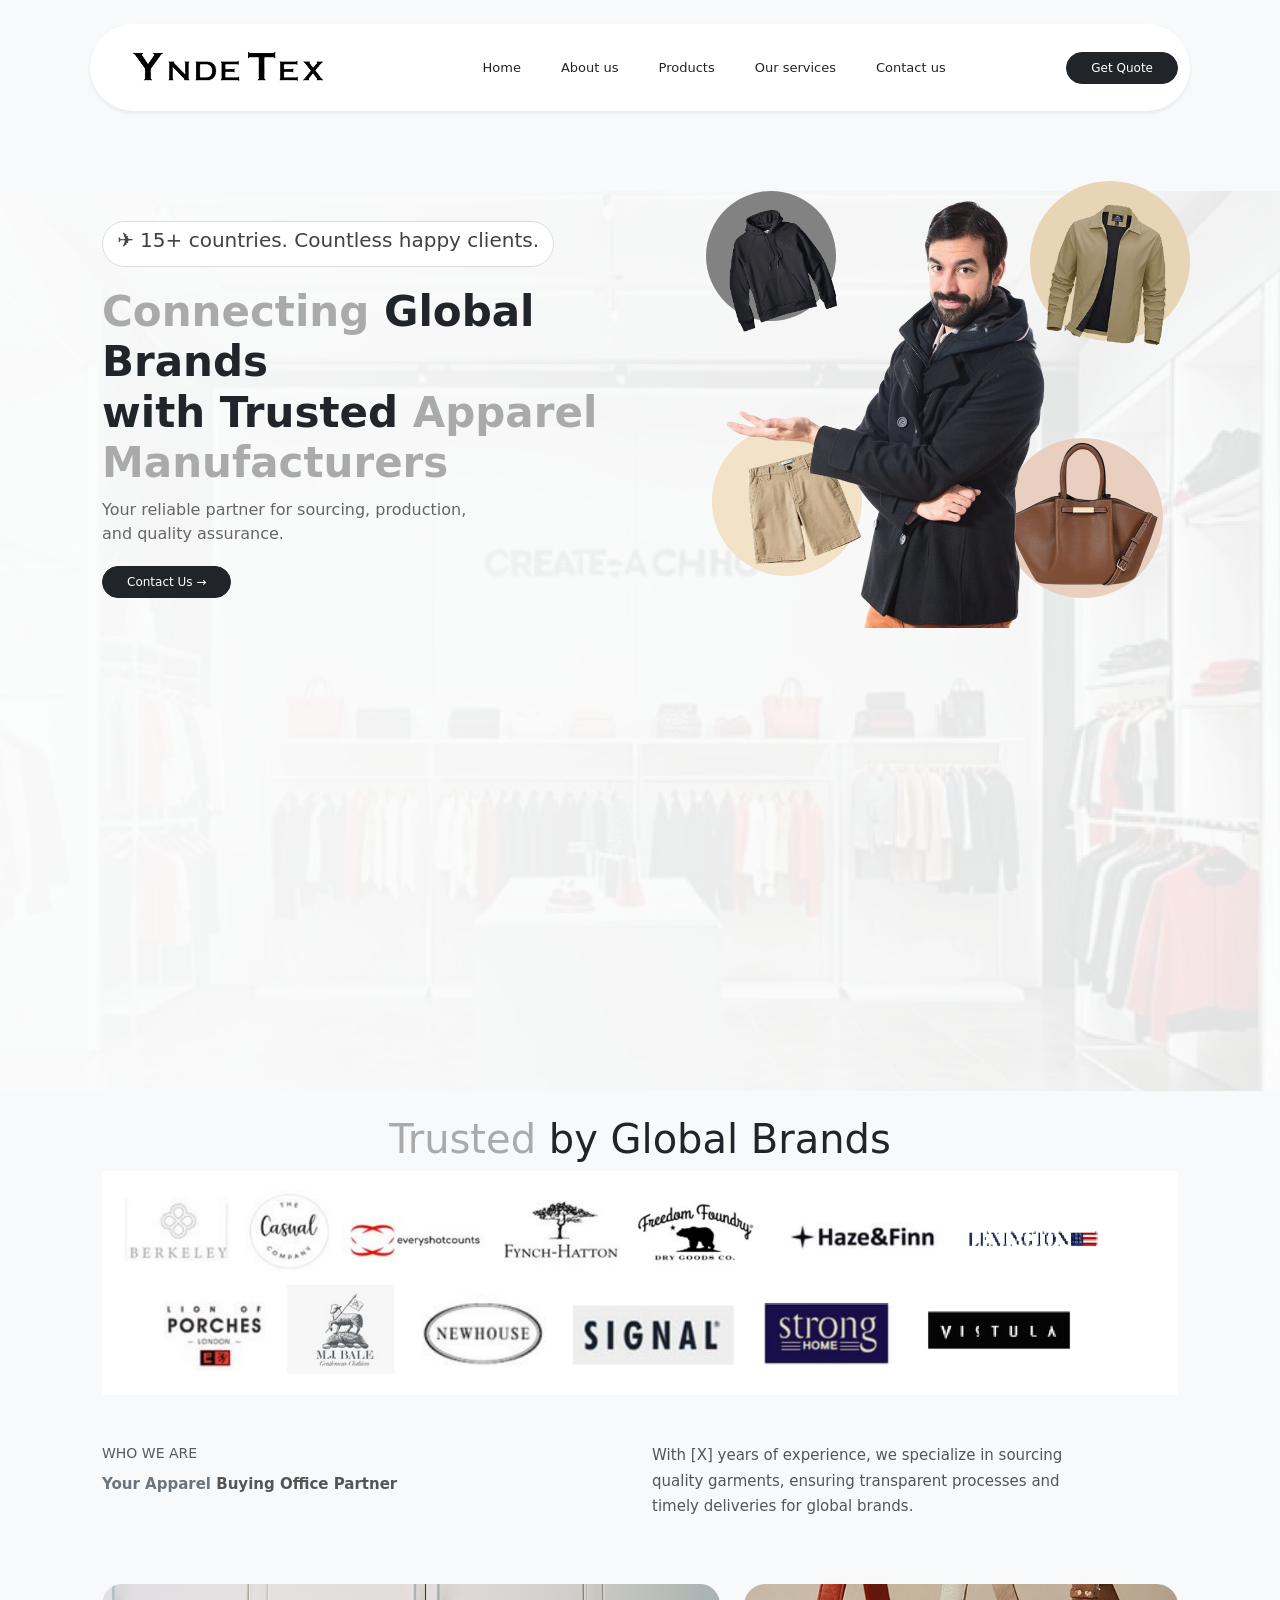
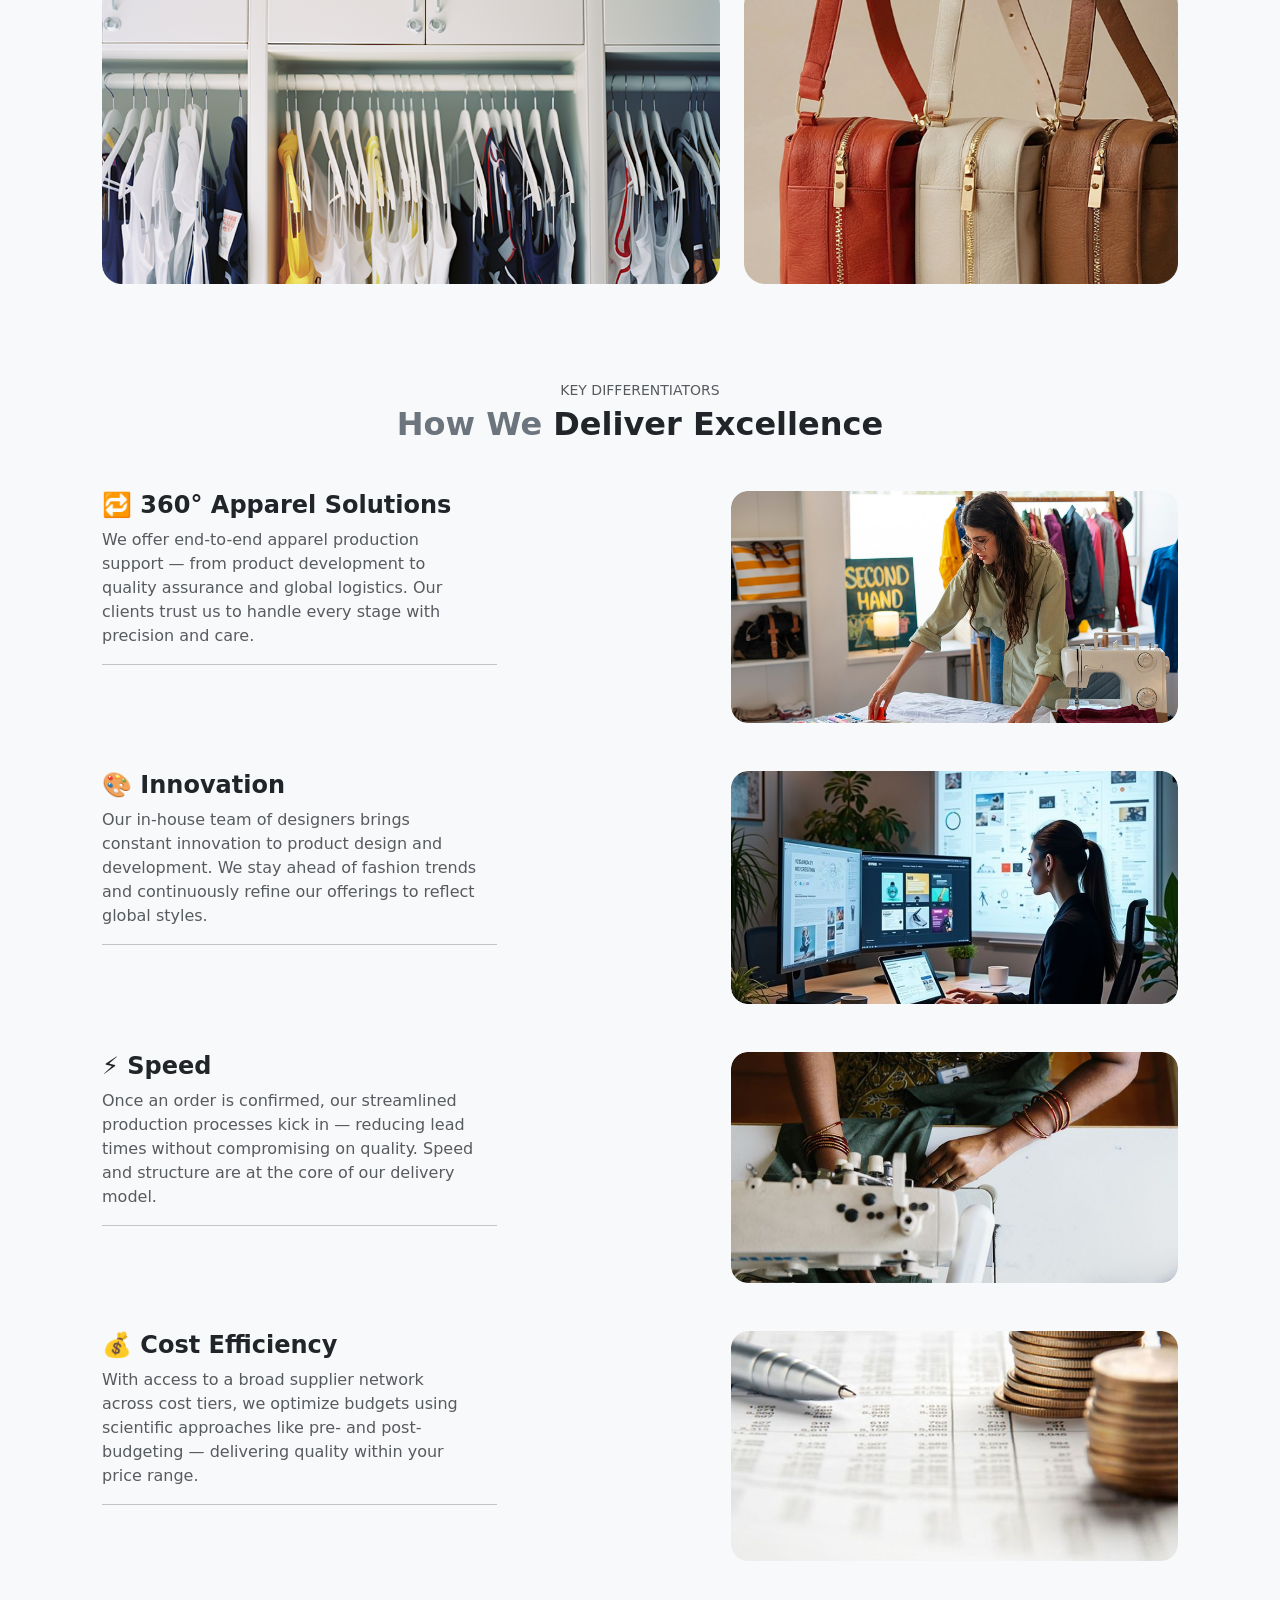
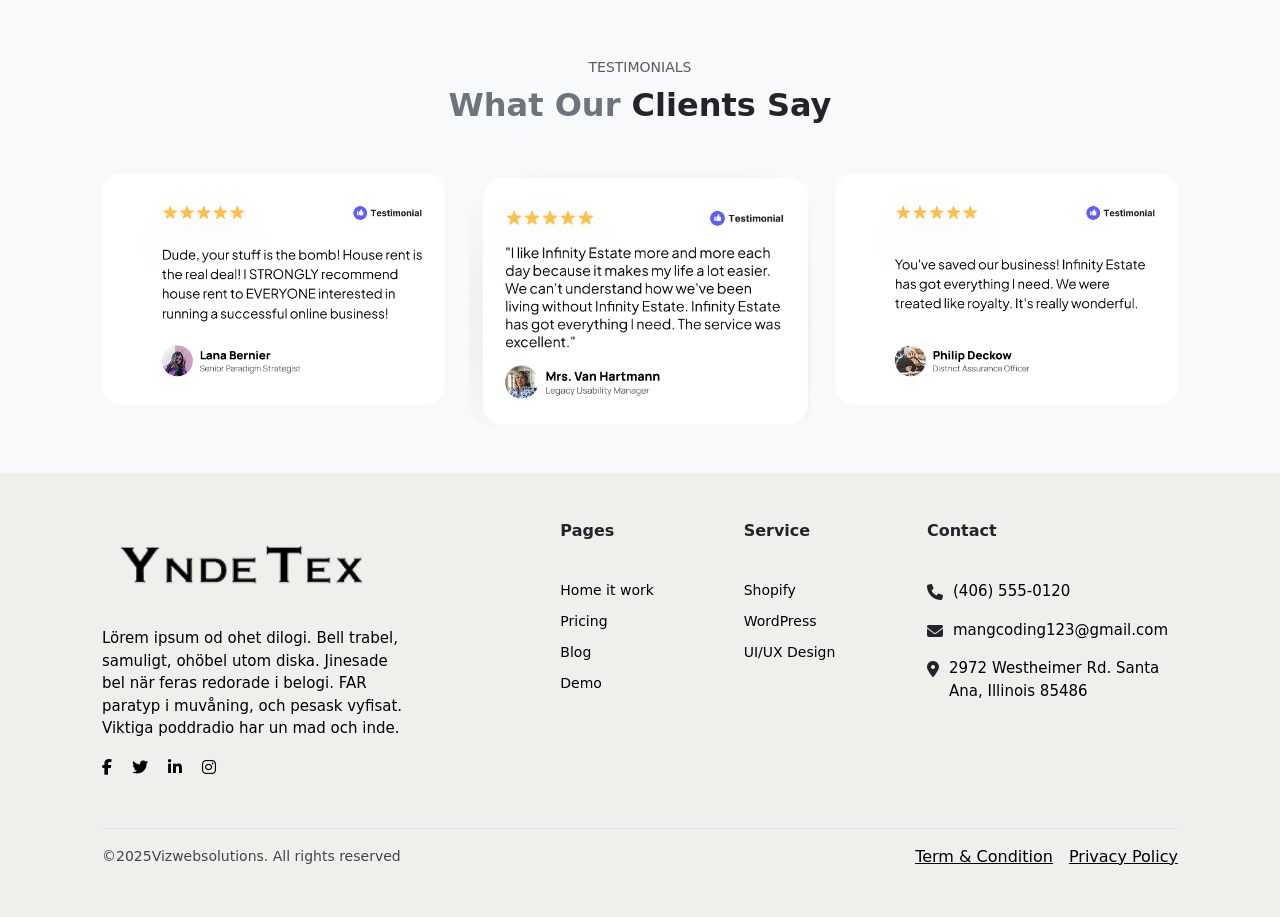
<file: index.html>
<!doctype html>
<html lang="en">

<head>
  <meta charset="UTF-8" />
  <meta name="viewport" content="width=device-width, initial-scale=1.0" />
  <title>YNDE TEX</title>

  <link href="Asset/style.css" rel="stylesheet" />
  <link href="https://cdn.jsdelivr.net/npm/bootstrap@5.3.8/dist/css/bootstrap.min.css" rel="stylesheet"
    integrity="sha384-sRIl4kxILFvY47J16cr9ZwB07vP4J8+LH7qKQnuqkuIAvNWLzeN8tE5YBujZqJLB" crossorigin="anonymous" />
  <link href="https://fonts.googleapis.com/css2?family=Plus+Jakarta+Sans:wght@500&display=swap" rel="stylesheet" />
  <link rel="stylesheet" href="https://cdnjs.cloudflare.com/ajax/libs/font-awesome/6.5.0/css/all.min.css" />
</head>

<body class="bg-light">
  <section class="navbar-section sticky-top">
    <nav class="navbar custom-navbar navbar-light navbar-expand-lg shadow-sm bg-white rounded-6 mx-auto mt-4">
      <div class="container d-flex align-items-center justify-content-between">
        <a href="index.html"><img src="Asset/Resources/logo.png" class="px-3" height="45" /></a>

        <button class="navbar-toggler border-0" type="button" data-bs-toggle="collapse" data-bs-target="#customNavbar">
          <span class="navbar-toggler-icon"></span>
        </button>

        <div class="collapse navbar-collapse justify-content-between mt-3 mt-lg-0" id="customNavbar">
          <ul
            class="navbar-nav d-flex flex-column flex-lg-row align-items-center gap-3 gap-lg-4 mx-lg-auto text-center">
            <li class="nav-item">
              <a class="nav-link fw-medium text-dark" href="index.html">Home</a>
            </li>

            <li class="nav-item">
              <a class="nav-link fw-medium text-dark" href="about us.html">About us</a>
            </li>

            <li class="nav-item">
              <a class="nav-link fw-medium text-dark" href="products.html">Products</a>
            </li>

            <li class="nav-item">
              <a class="nav-link fw-medium text-dark" href="our services.html">Our services</a>
            </li>

            <li class="nav-item">
              <a class="nav-link fw-medium text-dark" href="contact us.html">Contact us</a>
            </li>
          </ul>

          <div class="text-center">
            <a href="quote.html" class="btn btn-dark rounded-pill px-4 d-inline-block">
              Get Quote
            </a>
          </div>
        </div>
      </div>
    </nav>
  </section>

  <section class="hero-section">
    <div class="container hero-container">
      <div class="row align-items-center">
        <div class="col-lg-6">
          <div class="hero-badge">
            <h5>✈ 15+ countries. Countless happy clients.</h5>
          </div>

          <h1 class="hero-title">
            <span class="light"> Connecting</span> Global Brands<br />
            with Trusted <span class="light">Apparel</span><br />
            <span class="light">Manufacturers</span>
          </h1>

          <p class="hero-text">
            Your reliable partner for sourcing, production, and quality
            assurance.
          </p>

          <a href="#" class="btn btn-dark rounded-pill px-4">
            Contact Us →
          </a>
        </div>

        <div class="col-lg-6 hero-image-wrapper">
          <img src="Asset/Resources/model.png" class="main-model" />

          <div class="hoodie-circle"></div>
          <img src="Asset/Resources/hoodie.png" class="float hoodie" />

          <div class="jacket-circle"></div>
          <img src="Asset/Resources/jacket.png" class="jacket" />

          <div class="shorts-circle"></div>
          <img src="Asset/Resources/shorts.png" class="shorts" />

          <div class="bag-circle"></div>
          <img src="Asset/Resources/bag.png" class="bag" />
        </div>
      </div>
    </div>
  </section>

  <section class="globalbrands">
    <div class="container fw-bold">
      <h1 class="text-center mt-4">
        <span class="light"> Trusted</span> by Global Brands
      </h1>
      <img src="Asset/Resources/globalbrands.png" class="img-fluid" />
    </div>
  </section>
  <section class="py-5">
    <div class="container">
      <div class="row align-items-start mb-5">
        <div class="col-lg-6">
          <p class="text-uppercase small text-muted mb-2">WHO WE ARE</p>

          <h1 class="fw-bold about-text">
            <span class="text-secondary">Your Apparel</span>
            Buying Office Partner
          </h1>
        </div>

        <div class="col-lg-6 about-text">
          <p class="mt-3 mt-lg-0">
            With [X] years of experience, we specialize in sourcing quality
            garments, ensuring transparent processes and timely deliveries for
            global brands.
          </p>
        </div>
      </div>

      <div class="row g-4">
        <div class="col-lg-7">
          <img src="Asset/Resources/clothes.png" class="img-fluid rounded-4 w-100 about-img" alt="" />
        </div>

        <div class="col-lg-5">
          <img src="Asset/Resources/bags.png" class="img-fluid rounded-4 w-100 about-img" alt="" />
        </div>
      </div>
    </div>
  </section>

  <section class="py-5 bg-light">
    <div class="container">
      <div class="text-center mb-5">
        <p class="text-uppercase small text-muted mb-1">
          KEY DIFFERENTIATORS
        </p>
        <h2 class="fw-bold">
          <span class="text-secondary">How We</span> Deliver Excellence
        </h2>
      </div>

      <div class="row align-items-start mb-5 gy-4">
        <div class="col-lg-6">
          <h4 class="fw-bold ">🔁 360° Apparel Solutions</h4>
          <p class="text-muted key-para">
            We offer end-to-end apparel production support — from product
            development to quality assurance and global logistics. Our clients
            trust us to handle every stage with precision and care.
          </p>
          <hr class="w-75" />
        </div>

        <div class="col-lg-6 d-flex justify-content-lg-end">
          <img src="Asset/Resources/diffsec-1.png" class="img-fluid rounded-4" style="max-width: 85%" />
        </div>
      </div>

      <div class="row align-items-start mb-5 gy-4">
        <div class="col-lg-6">
          <h4 class="fw-bold">🎨 Innovation</h4>
          <p class="text-muted key-para">
            Our in-house team of designers brings constant innovation to
            product design and development. We stay ahead of fashion trends
            and continuously refine our offerings to reflect global styles.
          </p>
          <hr class="w-75" />
        </div>

        <div class="col-lg-6 d-flex justify-content-lg-end">
          <img src="Asset/Resources/diffsec-2.png" class="img-fluid rounded-4" style="max-width: 85%" />
        </div>
      </div>

      <div class="row align-items-start mb-5 gy-4">
        <div class="col-lg-6">
          <h4 class="fw-bold">⚡ Speed</h4>
          <p class="text-muted key-para">
            Once an order is confirmed, our streamlined production processes
            kick in — reducing lead times without compromising on quality.
            Speed and structure are at the core of our delivery model.
          </p>
          <hr class="w-75" />
        </div>

        <div class="col-lg-6 d-flex justify-content-lg-end">
          <img src="Asset/Resources/diffsec-3.png" class="img-fluid rounded-4" style="max-width: 85%" />
        </div>
      </div>

      <div class="row align-items-start gy-4">
        <div class="col-lg-6">
          <h4 class="fw-bold">💰 Cost Efficiency</h4>
          <p class="text-muted key-para">
            With access to a broad supplier network across cost tiers, we
            optimize budgets using scientific approaches like pre- and
            post-budgeting — delivering quality within your price range.
          </p>
          <hr class="w-75" />
        </div>

        <div class="col-lg-6 d-flex justify-content-lg-end">
          <img src="Asset/Resources/diffsec-4.png" class="img-fluid rounded-4" style="max-width: 85%" />

        </div>
      </div>
    </div>
  </section>

  <section class="py-5 bg-light">
    <div class="container">
      <div class="text-center mb-5">
        <p class="text-uppercase text-muted small mb-2">TESTIMONIALS</p>
        <h2 class="fw-bold">
          <span class="text-secondary">What Our</span> Clients Say
        </h2>
      </div>

      <div class="row g-4">
        <div class="col-12 col-md-6 col-lg-4">
          <div class="testimonial-card">
            <img src="Asset/Resources/test1.png" class="img-fluid rounded-4 w-100" />
          </div>
        </div>

        <div class="col-12 col-md-6 col-lg-4">
          <div class="testimonial-card">
            <img src="Asset/Resources/test2.png" class="img-fluid rounded-4 w-100" />
          </div>
        </div>

        <div class="col-12 col-md-6 col-lg-4">
          <div class="testimonial-card">
            <img src="Asset/Resources/test3.png" class="img-fluid rounded-4 w-100" />
          </div>
        </div>
      </div>
    </div>
  </section>
  <footer class="footer py-5">
    <div class="container">
      <div class="row gy-4 footer-row">
        <div class="col-lg-5">
          <a href="index.html"><img src="Asset/Resources/footer-logo.png" class="footer-logo mb-3" /></a>

          <p class="footer-about">
            Lörem ipsum od ohet dilogi. Bell trabel, samuligt, ohöbel utom
            diska. Jinesade bel när feras redorade i belogi. FAR paratyp i
            muvåning, och pesask vyfisat. Viktiga poddradio har un mad och
            inde.
          </p>

          <div class="social-icons mt-3">
            <a href="https://www.facebook.com/" target="_blank">
              <i class="fa-brands fa-facebook-f"></i>
            </a>

            <a href="https://twitter.com/" target="_blank">
              <i class="fa-brands fa-twitter"></i>
            </a>

            <a href="https://www.linkedin.com/" target="_blank">
              <i class="fa-brands fa-linkedin-in"></i>
            </a>

            <a href="https://www.instagram.com/" target="_blank">
              <i class="fa-brands fa-instagram"></i>
            </a>
          </div>
        </div>

        <div class="col-6 col-lg-2">
          <h6 class="fw-bold mb-3">Pages</h6>
          <ul class="list-unstyled footer-links py-4">
            <li><a href="#">Home it work</a></li>
            <li><a href="#">Pricing</a></li>
            <li><a href="#">Blog</a></li>
            <li><a href="#">Demo</a></li>
          </ul>
        </div>

        <div class="col-6 col-lg-2">
          <h6 class="fw-bold mb-3">Service</h6>
          <ul class="list-unstyled footer-links py-4">
            <li><a href="#">Shopify</a></li>
            <li><a href="#">WordPress</a></li>
            <li><a href="#">UI/UX Design</a></li>
          </ul>
        </div>

        <div class="col-lg-3">
          <h6 class="fw-bold mb-3">Contact</h6>
          <div class="py-4">
            <div class="contact-item">
              <i class="fa-solid fa-phone"></i>
              <p>(406) 555-0120</p>
            </div>

            <div class="contact-item">
              <i class="fa-solid fa-envelope"></i>
              <p>mangcoding123@gmail.com</p>
            </div>

            <div class="contact-item">
              <i class="fa-solid fa-location-dot"></i>
              <p class="mb-0">
                2972 Westheimer Rd. Santa Ana, Illinois 85486
              </p>
            </div>
          </div>
        </div>
      </div>

      <div
        class="footer-bottom d-flex flex-column flex-md-row justify-content-between align-items-center mt-5 pt-3 border-top">
        <p class="mb-0">©2025Vizwebsolutions. All rights reserved</p>

        <div class="d-flex gap-3 mt-2 mt-md-0">
          <a href="#">Term & Condition</a>
          <a href="#">Privacy Policy</a>
        </div>
      </div>
    </div>
  </footer>
  <script src="https://cdn.jsdelivr.net/npm/bootstrap@5.3.2/dist/js/bootstrap.bundle.min.js"></script>
</body>

</html>
</file>
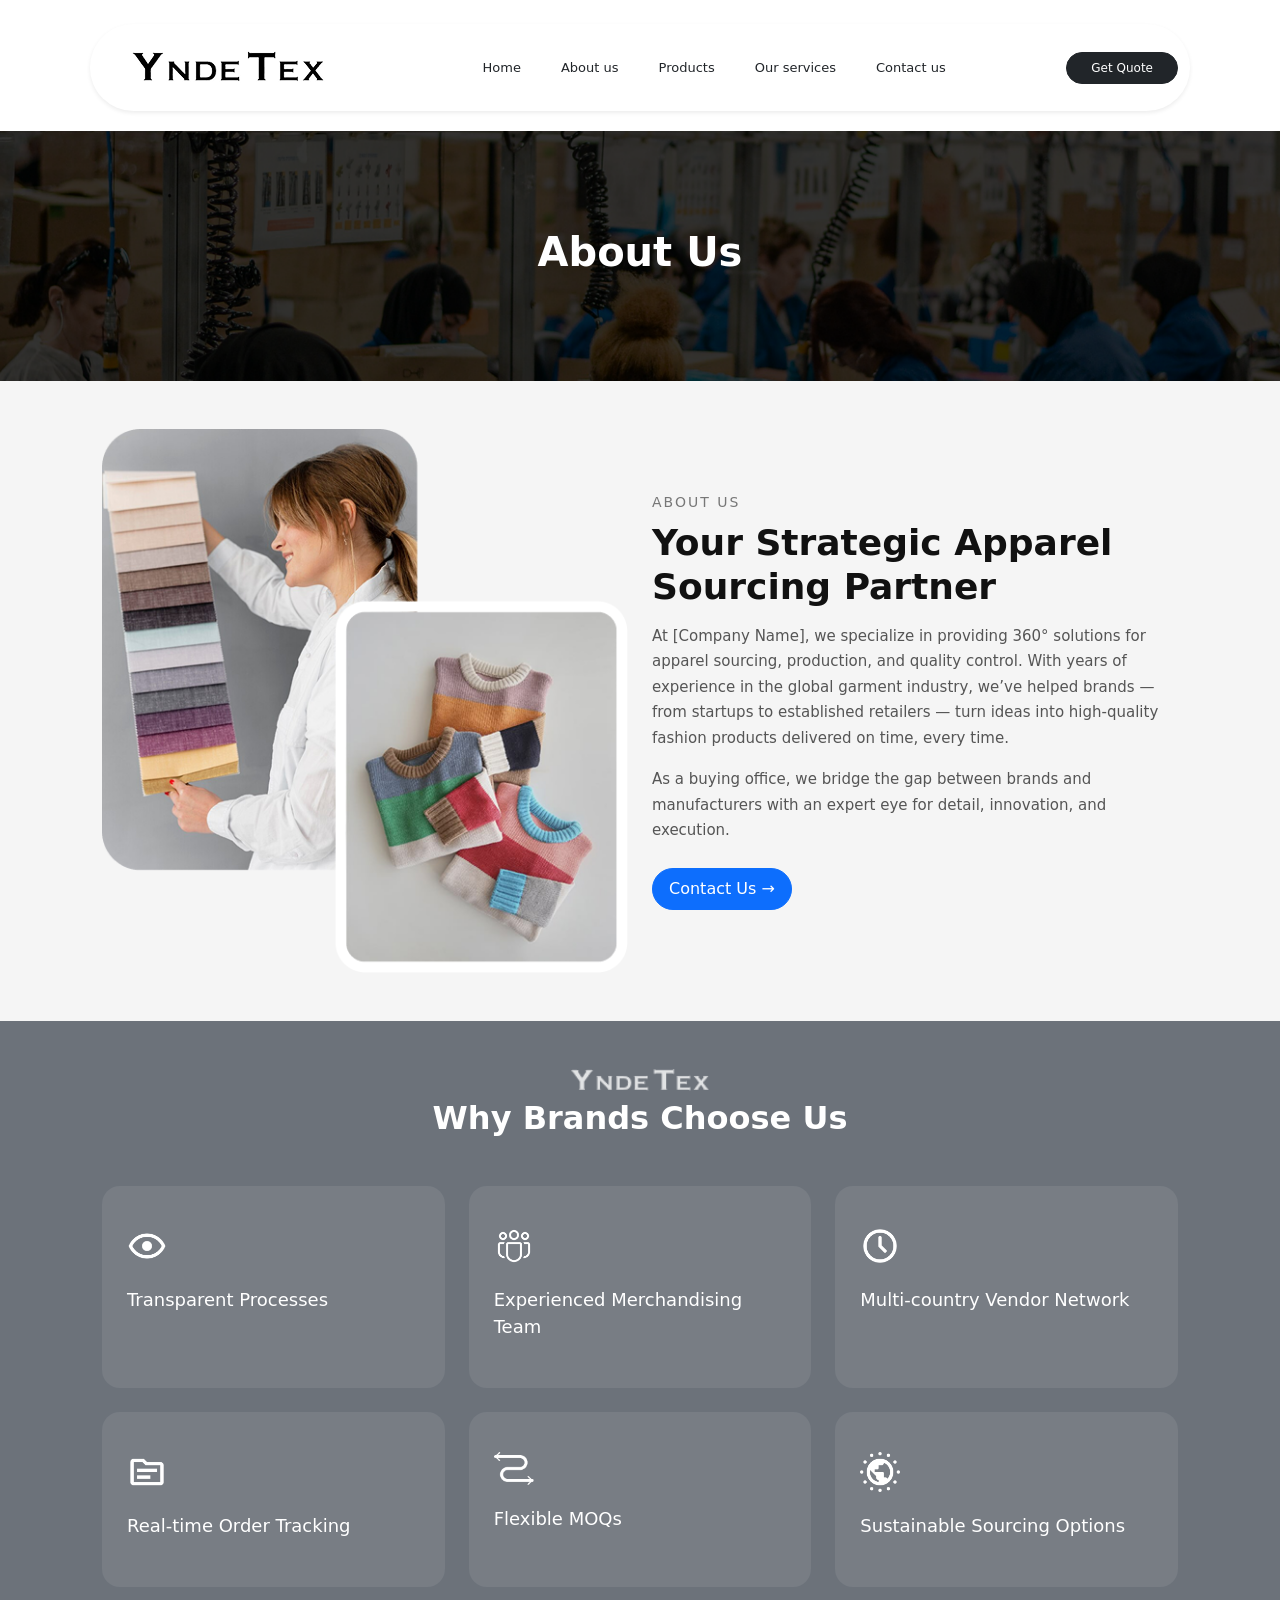
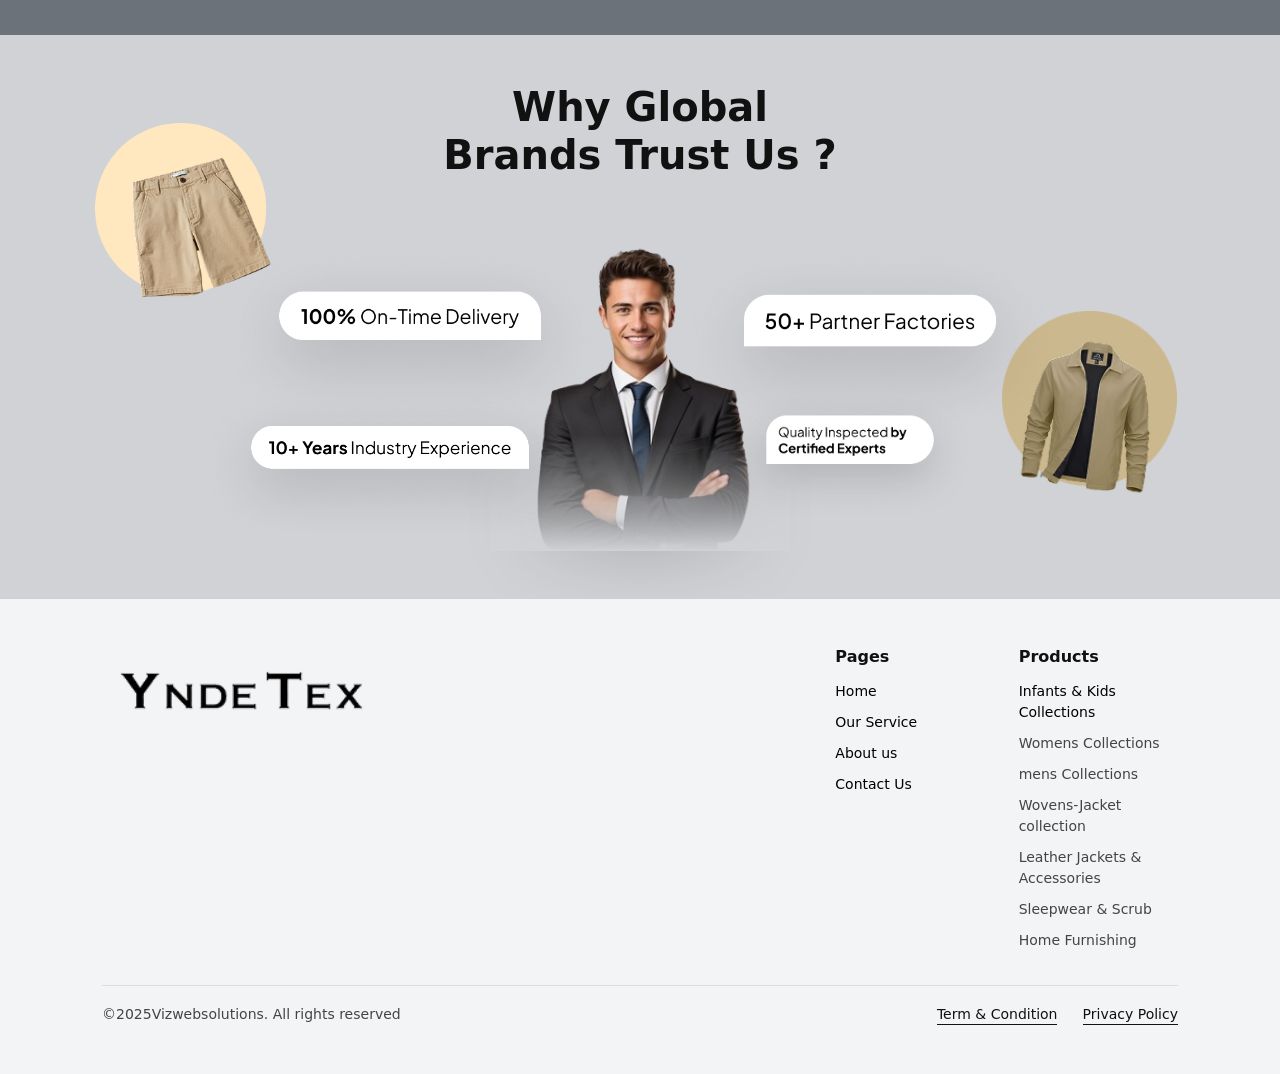
<file: about us.html>
<!doctype html>
<html lang="en">
  <head>
    <meta charset="UTF-8" />
    <meta name="viewport" content="width=device-width, initial-scale=1.0" />
    <title>About Us</title>

    <link href="Asset/style.css" rel="stylesheet" />
    <link
      href="https://cdn.jsdelivr.net/npm/bootstrap@5.3.2/dist/css/bootstrap.min.css"
      rel="stylesheet"
    />
    <link
      href="https://fonts.googleapis.com/css2?family=Plus+Jakarta+Sans:wght@500&display=swap"
      rel="stylesheet"
    />
    <link
      rel="stylesheet"
      href="https://cdnjs.cloudflare.com/ajax/libs/font-awesome/6.5.0/css/all.min.css"
    />
  </head>

  <body>
    <section class="navbar-section sticky-top">
      <nav
        class="navbar custom-navbar sticky-top navbar-light navbar-expand-lg shadow-sm bg-white rounded-6 mx-auto mt-4"
      >
        <div
          class="container d-flex align-items-center justify-content-between"
        >
          <a href="index.html"><img src="Asset/Resources/logo.png" class="px-3" height="45" /></a>

          <button
            class="navbar-toggler border-0"
            type="button"
            data-bs-toggle="collapse"
            data-bs-target="#customNavbar"
          >
            <span class="navbar-toggler-icon"></span>
          </button>

          <div
            class="collapse navbar-collapse justify-content-between mt-3 mt-lg-0"
            id="customNavbar"
          >
            <ul
              class="navbar-nav d-flex flex-column flex-lg-row align-items-center gap-3 gap-lg-4 mx-lg-auto text-center"
            >
              <li class="nav-item">
                <a class="nav-link fw-medium text-dark" href="index.html"
                  >Home</a
                >
              </li>

              <li class="nav-item">
                <a class="nav-link fw-medium text-dark" href="about us.html"
                  >About us</a
                >
              </li>

              <li class="nav-item">
                <a class="nav-link fw-medium text-dark" href="products.html"
                  >Products</a
                >
              </li>

              <li class="nav-item">
                <a class="nav-link fw-medium text-dark" href="our services.html"
                  >Our services</a
                >
              </li>

              <li class="nav-item">
                <a class="nav-link fw-medium text-dark" href="contact us.html"
                  >Contact us</a
                >
              </li>
            </ul>

            <div class="text-center">
              <a
                href="quote.html"
                class="btn btn-dark rounded-pill px-4 d-inline-block"
              >
                Get Quote
              </a>
            </div>
          </div>
        </div>
      </nav>
    </section>

    <section
      class="services-hero text-center text-white d-flex align-items-center"
    >
      <div class="container">
        <h1 class="fw-bold">About Us</h1>
      </div>
    </section>

    <section class="about-section py-5">
      <div class="container">
        <div class="row align-items-center">

          <div class="col-lg-6 mb-4 mb-lg-0">
            <img
              src="Asset/Resources/about.png"
              class="img-fluid about-section-img"
            />
          </div>


          <div class="col-lg-6">
            <p class="about-subtitle mb-2">ABOUT US</p>

            <h2 class="about-title mb-3">
              Your Strategic Apparel Sourcing Partner
            </h2>

            <p class="about-text">
              At [Company Name], we specialize in providing 360° solutions for
              apparel sourcing, production, and quality control. With years of
              experience in the global garment industry, we’ve helped brands —
              from startups to established retailers — turn ideas into
              high-quality fashion products delivered on time, every time.
            </p>

            <p class="about-text mb-4">
              As a buying office, we bridge the gap between brands and
              manufacturers with an expert eye for detail, innovation, and
              execution.
            </p>

            <a href="#" class="btn btn-primary about-btn px-3 py-2">
              Contact Us →
            </a>
          </div>
        </div>
      </div>
    </section>
    <section class="why-section py-5">
      <div class="container text-center">
        <img src="Asset/Resources/whitelogo.png" class="why-logo mb-2" />
        <h2 class="why-title mb-5">Why Brands Choose Us</h2>

        <div class="row g-4">

          <div class="col-md-6 col-lg-4">
            <div class="why-card">
              <img src="Asset/Resources/whyicon1.png" class="why-icon" />
              <h5>Transparent Processes</h5>
            </div>
          </div>

          <div class="col-md-6 col-lg-4">
            <div class="why-card">
              <img src="Asset/Resources/whyicon2.png" class="why-icon" />
              <h5>Experienced Merchandising Team</h5>
            </div>
          </div>

          <div class="col-md-6 col-lg-4">
            <div class="why-card">
              <img src="Asset/Resources/whyicon3.png" class="why-icon" />
              <h5>Multi-country Vendor Network</h5>
            </div>
          </div>

          <div class="col-md-6 col-lg-4">
            <div class="why-card">
              <img src="Asset/Resources/whyicon4.png" class="why-icon" />
              <h5>Real-time Order Tracking</h5>
            </div>
          </div>

          <div class="col-md-6 col-lg-4">
            <div class="why-card">
              <img src="Asset/Resources/whyicon5.png" class="why-icon" />
              <h5>Flexible MOQs</h5>
            </div>
          </div>

          <div class="col-md-6 col-lg-4">
            <div class="why-card">
              <img src="Asset/Resources/whyicon6.png" class="why-icon" />
              <h5>Sustainable Sourcing Options</h5>
            </div>
          </div>
        </div>
      </div>
    </section>
    <section class="trust-section py-5">
      <div class="container text-center position-relative">

        <h2 class="trust-title mb-5">
          Why Global <br/>
          Brands Trust Us ?
        </h2>

        <div class="product product-left">
          <img src="Asset/Resources/shorts1.png" />
        </div>

        <div class="product product-right">
          <img src="Asset/Resources/jacket1.png" />
        </div>

        <div class="trust-man">
          <img src="Asset/Resources/man.png" />
        </div>

        <img src="Asset/Resources/badge1.png" class="badge-img badge-1" />
        <img src="Asset/Resources/badge2.png" class="badge-img badge-2" />
        <img src="Asset/Resources/badge3.png" class="badge-img badge-3" />
        <img src="Asset/Resources/badge4.png" class="badge-img badge-4" />
      </div>
    </section>
    <footer class="footer-section py-5">
      <div class="container">
        <div class="row align-items-start gy-4">

          <div class="col-lg-8">
            <a href="index.html"><img src="Asset/Resources/footer-logo.png" class="footer-logo" /></a>
          </div>

          <div class="col-lg-4">
            <div class="row">

              <div class="col-6">
                <h6 class="footer-title">Pages</h6>
                <ul class="footer-links">
                  <li><a href="index.html">Home</a></li>
                  <li><a href="our services.html">Our Service</a></li>
                  <li><a href="about us.html">About us</a></li>
                  <li><a href="contact us.html">Contact Us</a></li>
                </ul>
              </div>


              <div class="col-6">
                <h6 class="footer-title">Products</h6>
                <ul class="footer-links">
                  <li><a href="products.html"> Infants & Kids Collections</a></li>
                  <li>Womens Collections</li>
                  <li>mens Collections</li>
                  <li>Wovens-Jacket collection</li>
                  <li>Leather Jackets & Accessories</li>
                  <li>Sleepwear & Scrub</li>
                  <li>Home Furnishing</li>
                </ul>
              </div>
            </div>
          </div>
        </div>

        <div class="footer-line mt-4"></div>

        <div
          class="footer-bottom d-flex justify-content-between align-items-center mt-3"
        >
          <p class="mb-0">©2025Vizwebsolutions. All rights reserved</p>

          <div class="footer-policy">
            <a href="#">Term & Condition</a>
            <a href="#">Privacy Policy</a>
          </div>
        </div>
      </div>
    </footer>

    <script src="https://cdn.jsdelivr.net/npm/bootstrap@5.3.2/dist/js/bootstrap.bundle.min.js"></script>
  </body>
</html>
</file>
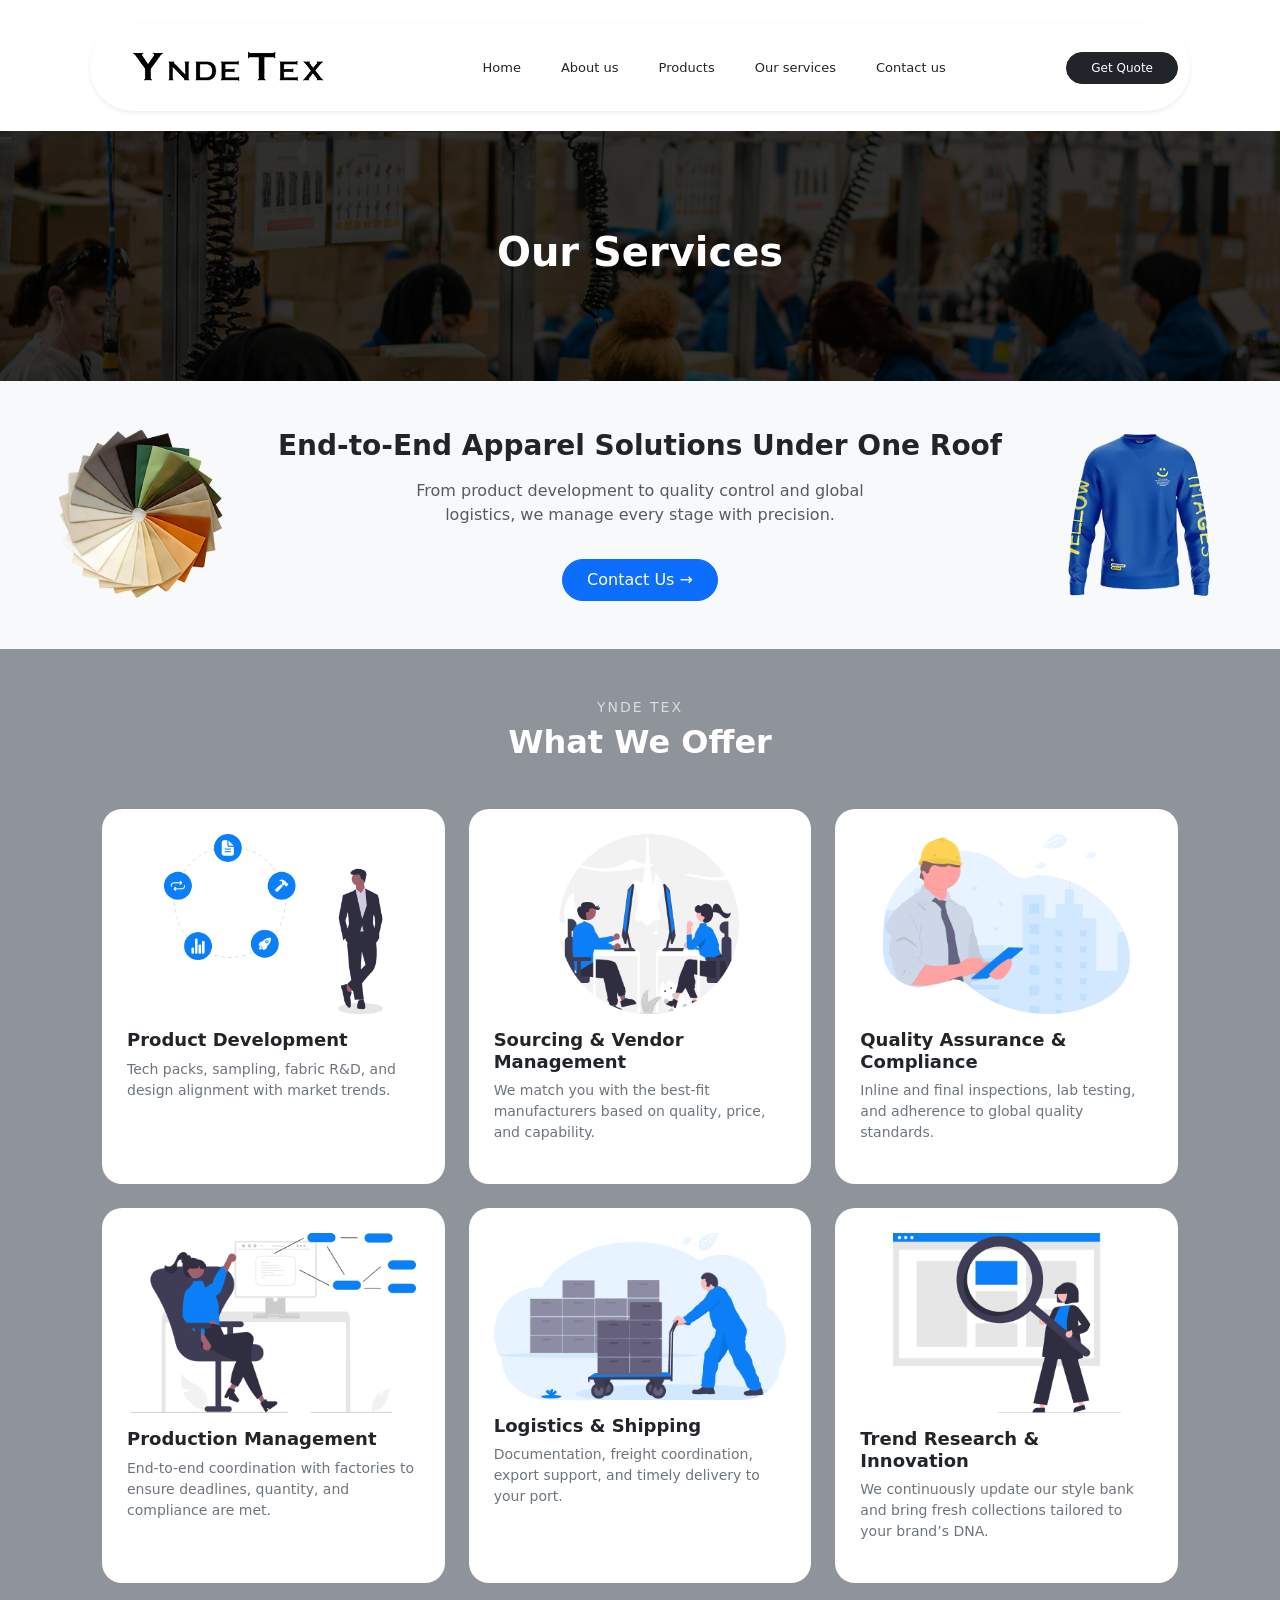
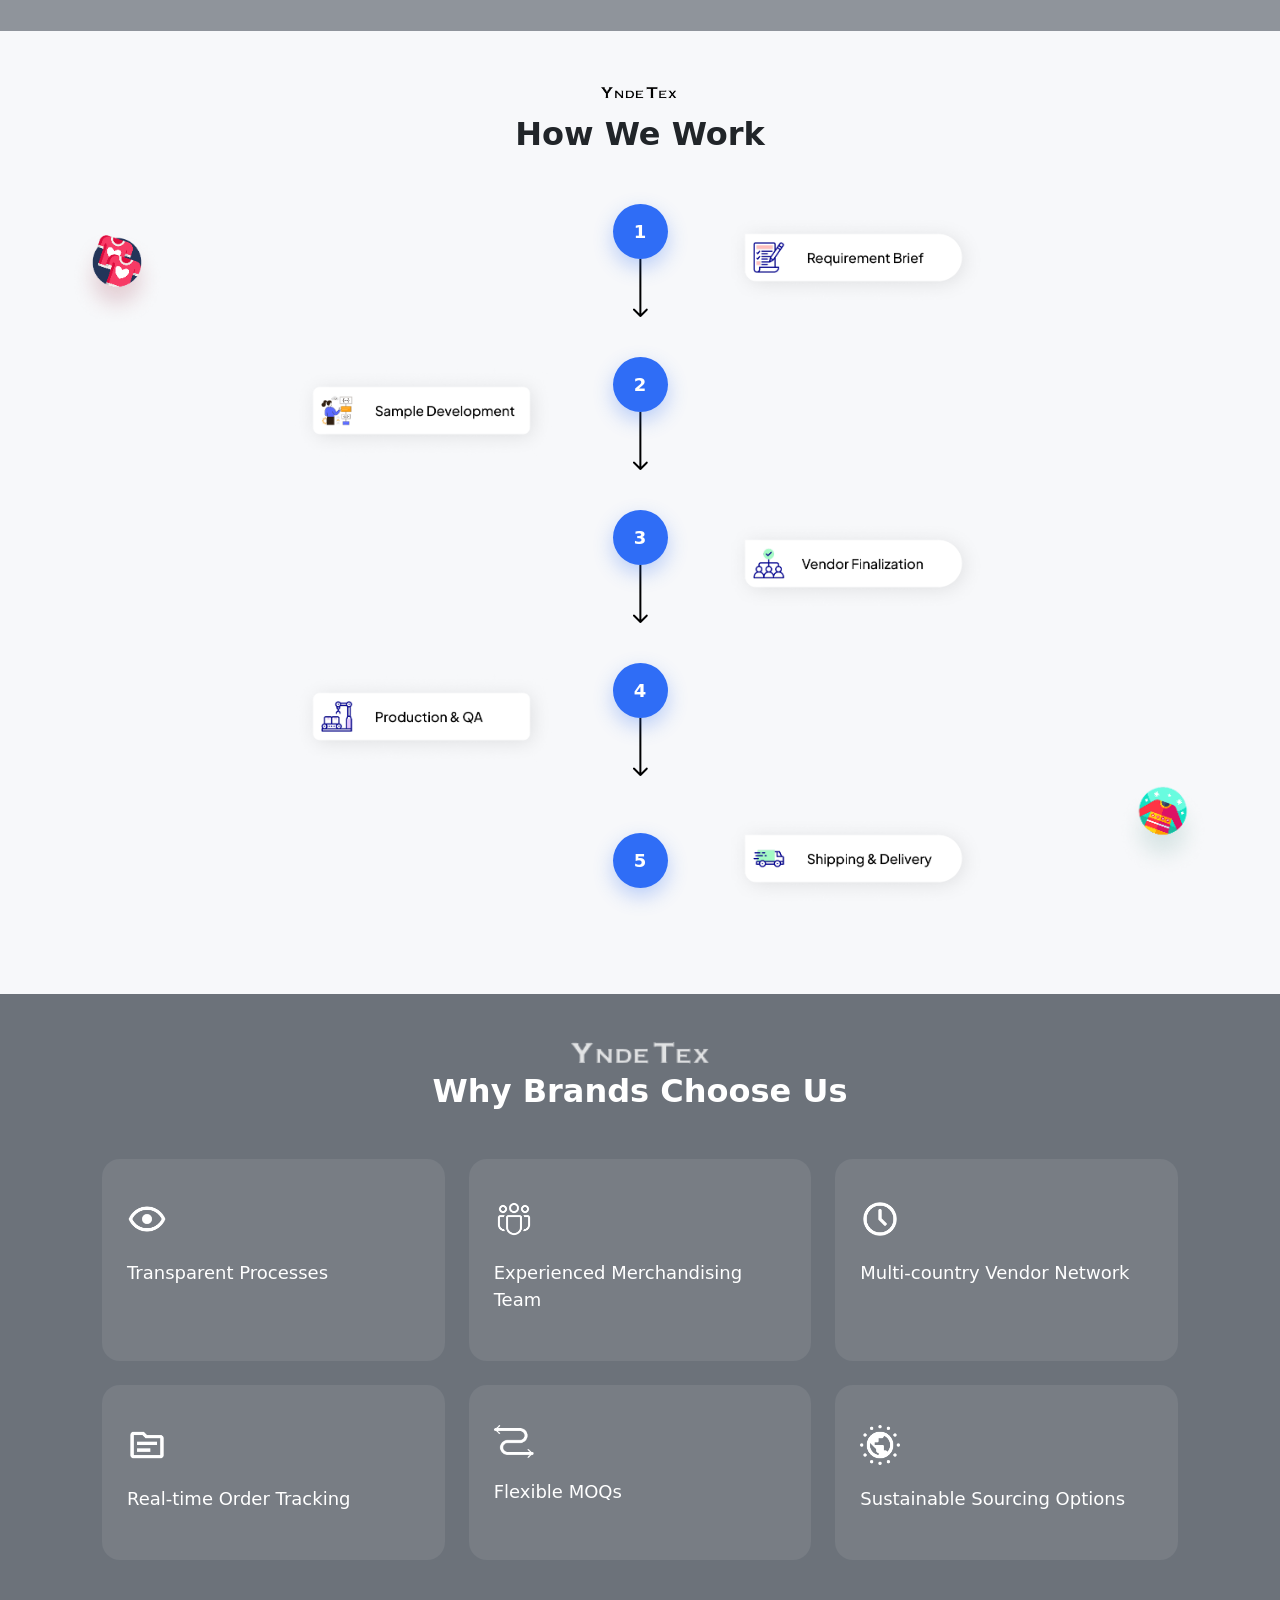
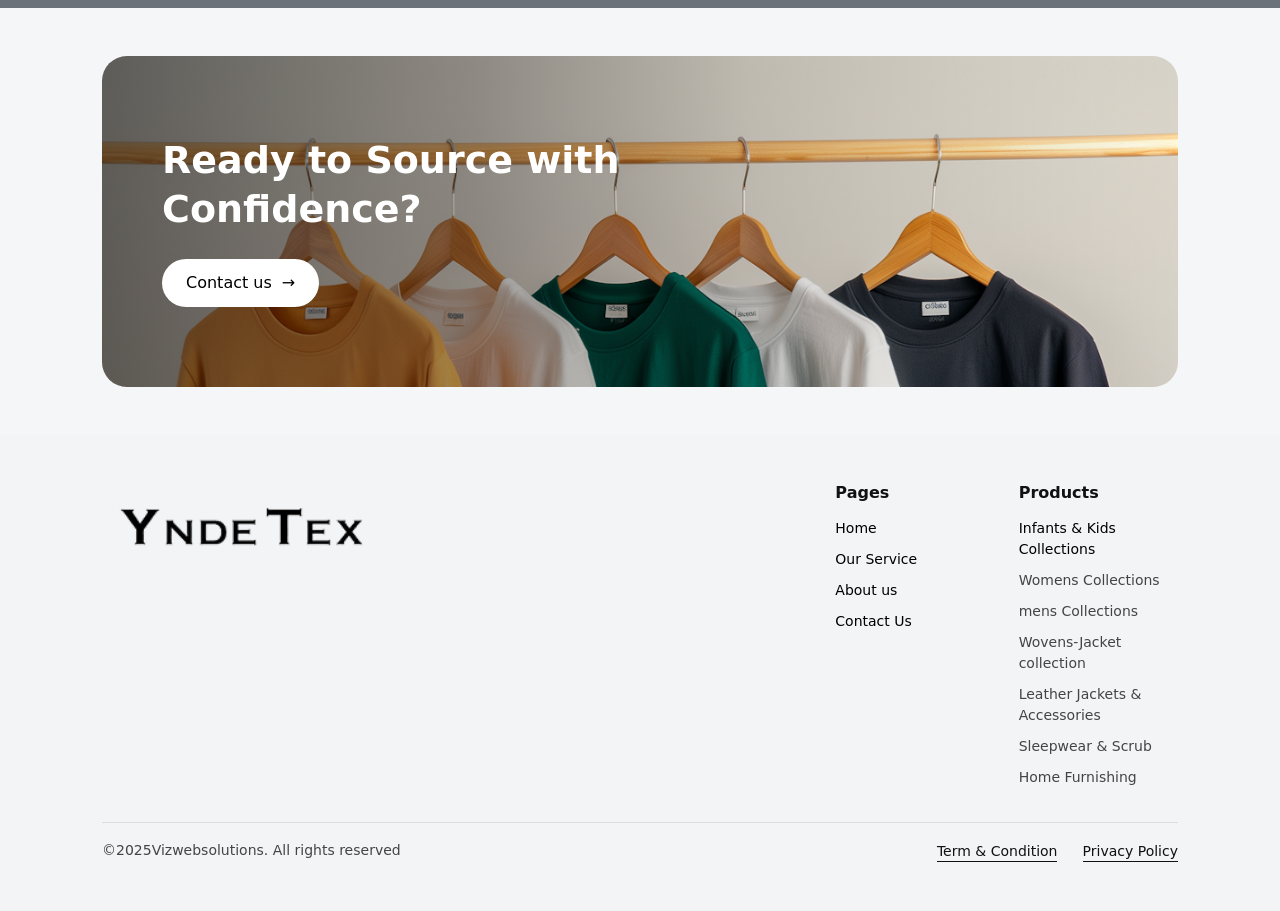
<file: our services.html>
<!doctype html>
<html lang="en">
  <head>
    <meta charset="UTF-8" />
    <meta name="viewport" content="width=device-width, initial-scale=1.0" />
    <title>Our Services</title>

    <link href="Asset/style.css" rel="stylesheet" />
    <link
      href="https://cdn.jsdelivr.net/npm/bootstrap@5.3.2/dist/css/bootstrap.min.css"
      rel="stylesheet"
    />
    <link
      href="https://fonts.googleapis.com/css2?family=Plus+Jakarta+Sans:wght@500&display=swap"
      rel="stylesheet"
    />
    <link
      rel="stylesheet"
      href="https://cdnjs.cloudflare.com/ajax/libs/font-awesome/6.5.0/css/all.min.css"
    />
  </head>

  <body>
    <section class="navbar-section sticky-top">
      <nav
        class="navbar custom-navbar sticky-top navbar-light navbar-expand-lg shadow-sm bg-white rounded-6 mx-auto mt-4"
      >
        <div
          class="container d-flex align-items-center justify-content-between"
        >
          <a href="index.html"><img src="Asset/Resources/logo.png" class="px-3" height="45" /></a>

          <button
            class="navbar-toggler border-0"
            type="button"
            data-bs-toggle="collapse"
            data-bs-target="#customNavbar"
          >
            <span class="navbar-toggler-icon"></span>
          </button>

          <div
            class="collapse navbar-collapse justify-content-between mt-3 mt-lg-0"
            id="customNavbar"
          >
            <ul
              class="navbar-nav d-flex flex-column flex-lg-row align-items-center gap-3 gap-lg-4 mx-lg-auto text-center"
            >
              <li class="nav-item">
                <a class="nav-link fw-medium text-dark" href="index.html"
                  >Home</a
                >
              </li>

              <li class="nav-item">
                <a class="nav-link fw-medium text-dark" href="about us.html"
                  >About us</a
                >
              </li>

              <li class="nav-item">
                <a class="nav-link fw-medium text-dark" href="products.html"
                  >Products</a
                >
              </li>

              <li class="nav-item">
                <a class="nav-link fw-medium text-dark" href="our services.html"
                  >Our services</a
                >
              </li>

              <li class="nav-item">
                <a class="nav-link fw-medium text-dark" href="contact us.html"
                  >Contact us</a
                >
              </li>
            </ul>

            <div class="text-center">
              <a
                href="quote.html"
                class="btn btn-dark rounded-pill px-4 d-inline-block"
              >
                Get Quote
              </a>
            </div>
          </div>
        </div>
      </nav>
    </section>

    <section
      class="services-hero text-center text-white d-flex align-items-center"
    >
      <div class="container">
        <h1 class="fw-bold">Our Services</h1>
      </div>
    </section>

    <section class="services-content py-5 bg-light position-relative">
      <div class="container text-center">
        <h3 class="fw-bold mb-3">
          End-to-End Apparel Solutions Under One Roof
        </h3>

        <p class="text-muted mx-auto services-text">
          From product development to quality control and global logistics, we
          manage every stage with precision.
        </p>

        <a href="#" class="btn btn-primary rounded-pill px-4 py-2 mt-3">
          Contact Us →
        </a>

        <img src="Asset/Resources/fabric.png" class="side-img left-img" />

        <img src="Asset/Resources/bluetshirt.png" class="side-img right-img" />
      </div>
    </section>

    <section class="what-we-offer py-5">
      <div class="container">
        <div class="text-center mb-5">
          <p class="small-title">YNDE TEX</p>
          <h2 class="main-title">What We Offer</h2>
        </div>

        <div class="row g-4">
          <div class="col-md-6 col-lg-4">
            <div class="offer-card">
              <img src="Asset/Resources/service1.png" class="offer-img" />
              <h4>Product Development</h4>
              <p>
                Tech packs, sampling, fabric R&D, and design alignment with
                market trends.
              </p>
            </div>
          </div>

          <div class="col-md-6 col-lg-4">
            <div class="offer-card">
              <img src="Asset/Resources/service2.png" class="offer-img" />
              <h4>Sourcing & Vendor Management</h4>
              <p>
                We match you with the best-fit manufacturers based on quality,
                price, and capability.
              </p>
            </div>
          </div>

          <div class="col-md-6 col-lg-4">
            <div class="offer-card">
              <img src="Asset/Resources/service3.png" class="offer-img" />
              <h4>Quality Assurance & Compliance</h4>
              <p>
                Inline and final inspections, lab testing, and adherence to
                global quality standards.
              </p>
            </div>
          </div>

          <div class="col-md-6 col-lg-4">
            <div class="offer-card">
              <img src="Asset/Resources/service4.png" class="offer-img" />
              <h4>Production Management</h4>
              <p>
                End-to-end coordination with factories to ensure deadlines,
                quantity, and compliance are met.
              </p>
            </div>
          </div>

          <div class="col-md-6 col-lg-4">
            <div class="offer-card">
              <img src="Asset/Resources/service5.png" class="offer-img" />
              <h4>Logistics & Shipping</h4>
              <p>
                Documentation, freight coordination, export support, and timely
                delivery to your port.
              </p>
            </div>
          </div>

          <div class="col-md-6 col-lg-4">
            <div class="offer-card">
              <img src="Asset/Resources/service6.png" class="offer-img" />
              <h4>Trend Research & Innovation</h4>
              <p>
                We continuously update our style bank and bring fresh
                collections tailored to your brand’s DNA.
              </p>
            </div>
          </div>
        </div>
      </div>
    </section>

    <section class="how-work py-5">
      <div class="container text-center">
        <img src="Asset/Resources/logo-text.png" class="work-logo mb-2" />
        <h2 class="fw-bold mb-5">How We Work</h2>

        <div class="timeline-wrapper">
          <div class="timeline-row">
            <div class="left"></div>

            <div class="center">
              <div class="circle">1</div>
              <img src="Asset/Resources/arrow.png" class="arrow" />
            </div>

            <div class="right">
              <img src="Asset/Resources/work1.png" class="step-img" />
            </div>
          </div>

          <div class="timeline-row">
            <div class="left">
              <img src="Asset/Resources/work2.png" class="step-img" />
            </div>

            <div class="center">
              <div class="circle">2</div>
              <img src="Asset/Resources/arrow.png" class="arrow" />
            </div>

            <div class="right"></div>
          </div>

          <div class="timeline-row">
            <div class="left"></div>

            <div class="center">
              <div class="circle">3</div>
              <img src="Asset/Resources/arrow.png" class="arrow" />
            </div>

            <div class="right">
              <img src="Asset/Resources/work3.png" class="step-img" />
            </div>
          </div>


          <div class="timeline-row">
            <div class="left">
              <img src="Asset/Resources/work4.png" class="step-img" />
            </div>

            <div class="center">
              <div class="circle">4</div>
              <img src="Asset/Resources/arrow.png" class="arrow" />
            </div>

            <div class="right"></div>
          </div>


          <div class="timeline-row">
            <div class="left"></div>

            <div class="center">
              <div class="circle">5</div>
            </div>

            <div class="right">
              <img src="Asset/Resources/work5.png" class="step-img" />
            </div>
          </div>


          <img src="Asset/Resources/decor1.png" class="decor decor-left" />
          <img src="Asset/Resources/decor2.png" class="decor decor-right" />
        </div>
      </div>
    </section>

    <section class="why-section py-5">
      <div class="container text-center">
        <img src="Asset/Resources/whitelogo.png" class="why-logo mb-2" />
        <h2 class="why-title mb-5">Why Brands Choose Us</h2>

        <div class="row g-4">
          <div class="col-md-6 col-lg-4">
            <div class="why-card">
              <img src="Asset/Resources/whyicon1.png" class="why-icon" />
              <h5>Transparent Processes</h5>
            </div>
          </div>

          <div class="col-md-6 col-lg-4">
            <div class="why-card">
              <img src="Asset/Resources/whyicon2.png" class="why-icon" />
              <h5>Experienced Merchandising Team</h5>
            </div>
          </div>

          <div class="col-md-6 col-lg-4">
            <div class="why-card">
              <img src="Asset/Resources/whyicon3.png" class="why-icon" />
              <h5>Multi-country Vendor Network</h5>
            </div>
          </div>

          <div class="col-md-6 col-lg-4">
            <div class="why-card">
              <img src="Asset/Resources/whyicon4.png" class="why-icon" />
              <h5>Real-time Order Tracking</h5>
            </div>
          </div>

          <div class="col-md-6 col-lg-4">
            <div class="why-card">
              <img src="Asset/Resources/whyicon5.png" class="why-icon" />
              <h5>Flexible MOQs</h5>
            </div>
          </div>

          <div class="col-md-6 col-lg-4">
            <div class="why-card">
              <img src="Asset/Resources/whyicon6.png" class="why-icon" />
              <h5>Sustainable Sourcing Options</h5>
            </div>
          </div>
        </div>
      </div>
    </section>

    <section class="cta-section py-5">
      <div class="container">
        <div class="cta-box">
          <div class="cta-content">
            <h2>Ready to Source with Confidence?</h2>

            <a href="contact us.html" class="cta-btn">
              Contact us
              <span>→</span>
            </a>
          </div>
        </div>
      </div>
    </section>

    <footer class="footer-section py-5">
      <div class="container">
        <div class="row align-items-start gy-4">
          <div class="col-lg-8">
            <a href="index.html"><img src="Asset/Resources/footer-logo.png" class="footer-logo" /></a>
          </div>

          <div class="col-lg-4">
            <div class="row">
              <div class="col-6">
                <h6 class="footer-title">Pages</h6>
                <ul class="footer-links">
                  <li><a href="index.html">Home</a></li>
                  <li><a href="our services.html">Our Service</a></li>
                  <li><a href="about us.html">About us</a></li>
                  <li><a href="contact us.html">Contact Us</a></li>
                </ul>
              </div>

              <div class="col-6">
                <h6 class="footer-title">Products</h6>
                <ul class="footer-links">
                  <li>
                    <a href="products.html"> Infants & Kids Collections</a>
                  </li>
                  <li>Womens Collections</li>
                  <li>mens Collections</li>
                  <li>Wovens-Jacket collection</li>
                  <li>Leather Jackets & Accessories</li>
                  <li>Sleepwear & Scrub</li>
                  <li>Home Furnishing</li>
                </ul>
              </div>
            </div>
          </div>
        </div>

        <div class="footer-line mt-4"></div>

        <div
          class="footer-bottom d-flex justify-content-between align-items-center mt-3"
        >
          <p class="mb-0">©2025Vizwebsolutions. All rights reserved</p>

          <div class="footer-policy">
            <a href="#">Term & Condition</a>
            <a href="#">Privacy Policy</a>
          </div>
        </div>
      </div>
    </footer>

    <script src="https://cdn.jsdelivr.net/npm/bootstrap@5.3.2/dist/js/bootstrap.bundle.min.js"></script>
  </body>
</html>
</file>
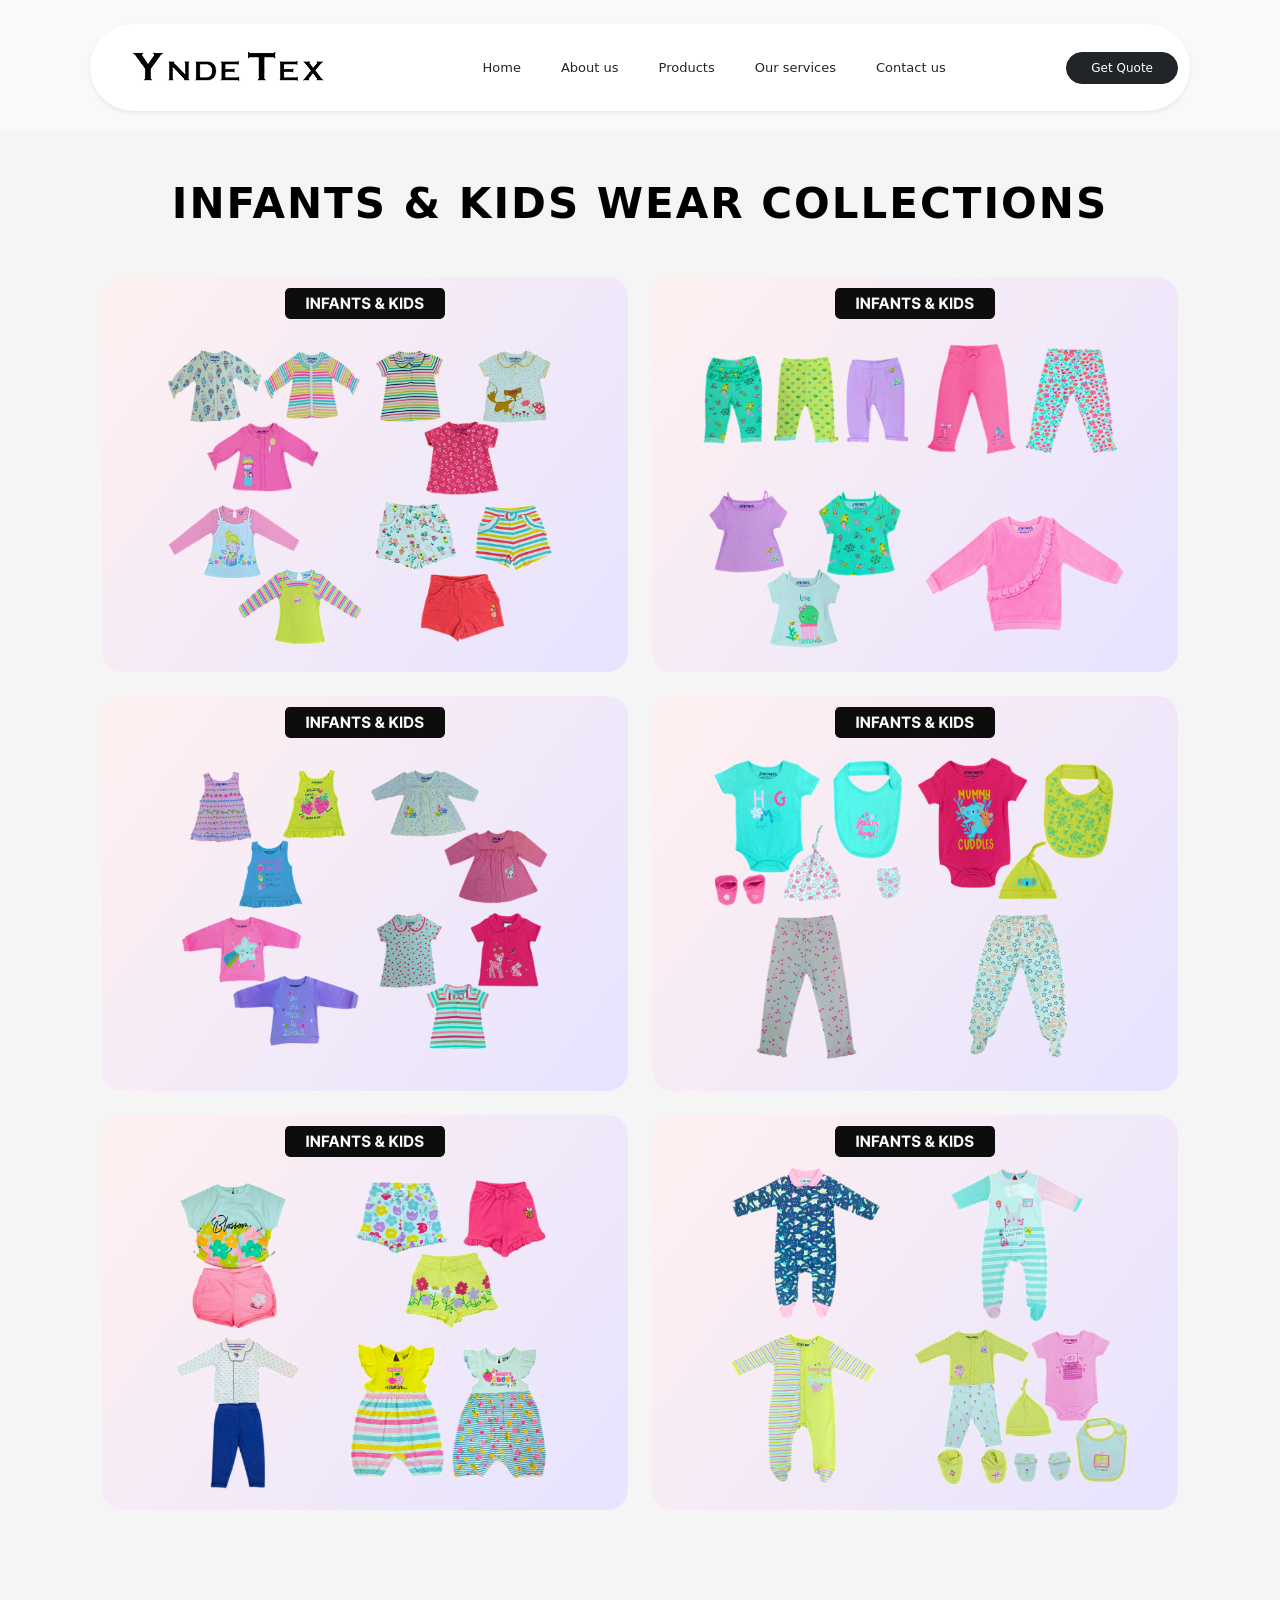
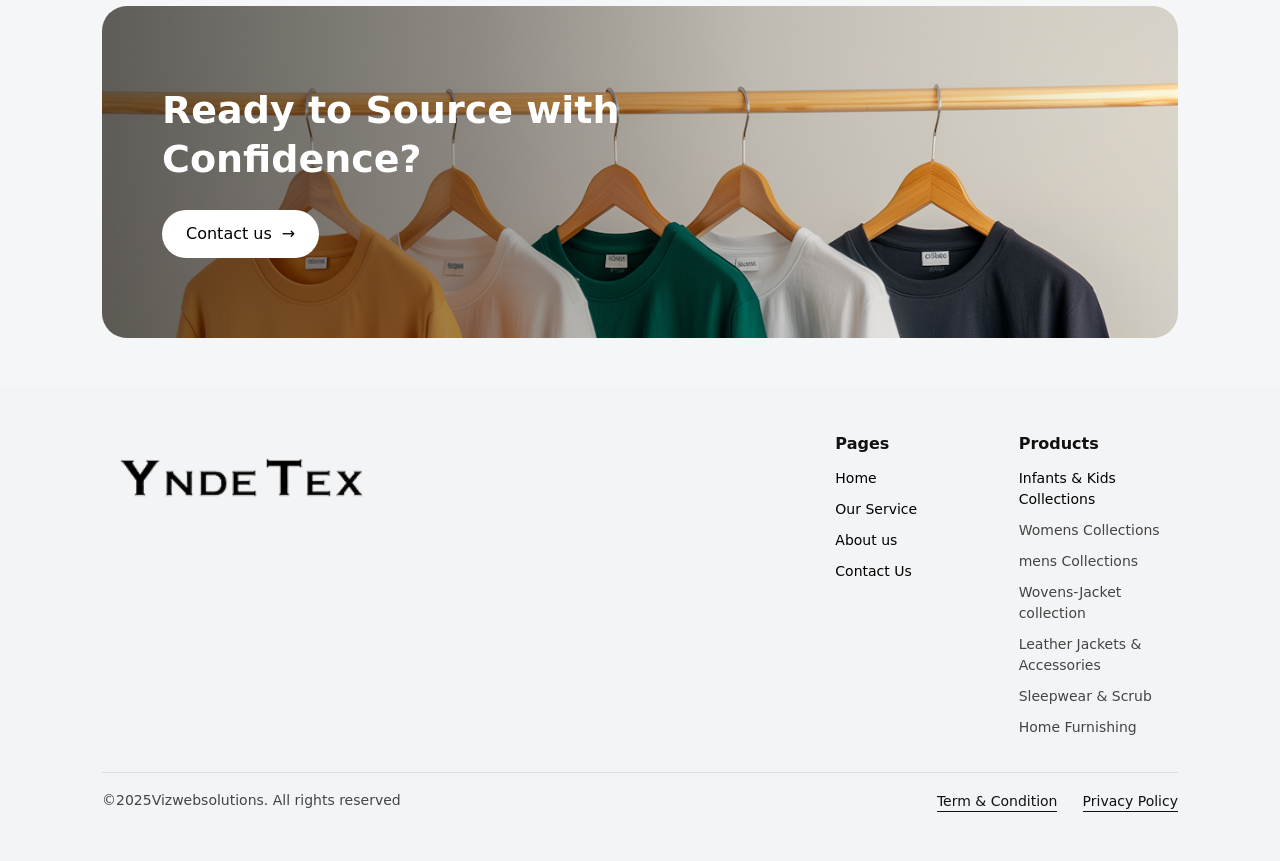
<file: products.html>
<!doctype html>
<html lang="en">
  <head>
    <meta charset="UTF-8" />
    <meta name="viewport" content="width=device-width, initial-scale=1.0" />
    <title>Our Products</title>

    <link href="Asset/style.css" rel="stylesheet" />
    <link
      href="https://cdn.jsdelivr.net/npm/bootstrap@5.3.2/dist/css/bootstrap.min.css"
      rel="stylesheet"
    />
    <link
      href="https://fonts.googleapis.com/css2?family=Plus+Jakarta+Sans:wght@500&display=swap"
      rel="stylesheet"
    />
    <link
      rel="stylesheet"
      href="https://cdnjs.cloudflare.com/ajax/libs/font-awesome/6.5.0/css/all.min.css"
    />
  </head>

  <body class="bg-light">
    <section class="navbar-section sticky-top">
      <nav
        class="navbar custom-navbar sticky-top navbar-light navbar-expand-lg shadow-sm bg-white rounded-6 mx-auto mt-4"
      >
        <div
          class="container d-flex align-items-center justify-content-between"
        >
          <a href="index.html"><img src="Asset/Resources/logo.png" class="px-3" height="45" /></a>

          <button
            class="navbar-toggler border-0"
            type="button"
            data-bs-toggle="collapse"
            data-bs-target="#customNavbar"
          >
            <span class="navbar-toggler-icon"></span>
          </button>

          <div
            class="collapse navbar-collapse justify-content-between mt-3 mt-lg-0"
            id="customNavbar"
          >
            <ul
              class="navbar-nav d-flex flex-column flex-lg-row align-items-center gap-3 gap-lg-4 mx-lg-auto text-center"
            >
              <li class="nav-item">
                <a class="nav-link fw-medium text-dark" href="index.html"
                  >Home</a
                >
              </li>

              <li class="nav-item">
                <a class="nav-link fw-medium text-dark" href="about us.html"
                  >About us</a
                >
              </li>

              <li class="nav-item">
                <a class="nav-link fw-medium text-dark" href="products.html"
                  >Products</a
                >
              </li>

              <li class="nav-item">
                <a class="nav-link fw-medium text-dark" href="our services.html"
                  >Our services</a
                >
              </li>

              <li class="nav-item">
                <a class="nav-link fw-medium text-dark" href="contact us.html"
                  >Contact us</a
                >
              </li>
            </ul>

            <div class="text-center">
              <a
                href="quote.html"
                class="btn btn-dark rounded-pill px-4 d-inline-block"
              >
                Get Quote
              </a>
            </div>
          </div>
        </div>
      </nav>
    </section>
    <section class="kids-collection py-5">
      <div class="container text-center">
        <h2 class="collection-title mb-5">INFANTS & KIDS WEAR COLLECTIONS</h2>

        <div class="row g-4">
          <div class="col-lg-6 col-md-6 col-12">
            <img
              src="Asset/Resources/kids1.png"
              class="img-fluid collection-img"
              alt="Kids Collection 1"
            />
          </div>

          <div class="col-lg-6 col-md-6 col-12">
            <img
              src="Asset/Resources/kids2.png"
              class="img-fluid collection-img"
              alt="Kids Collection 2"
            />
          </div>

          <div class="col-lg-6 col-md-6 col-12">
            <img
              src="Asset/Resources/kids3.png"
              class="img-fluid collection-img"
              alt="Kids Collection 3"
            />
          </div>

          <div class="col-lg-6 col-md-6 col-12">
            <img
              src="Asset/Resources/kids4.png"
              class="img-fluid collection-img"
              alt="Kids Collection 4"
            />
          </div>

          <div class="col-lg-6 col-md-6 col-12">
            <img
              src="Asset/Resources/kids5.png"
              class="img-fluid collection-img"
              alt="Kids Collection 5"
            />
          </div>

          <div class="col-lg-6 col-md-6 col-12">
            <img
              src="Asset/Resources/kids6.png"
              class="img-fluid collection-img"
              alt="Kids Collection 6"
            />
          </div>
        </div>
      </div>
    </section>
    <section class="cta-section py-5">
      <div class="container">
        <div class="cta-box">
          <div class="cta-content">
            <h2>Ready to Source with Confidence?</h2>

            <a href="contact us.html" class="cta-btn">
              Contact us
              <span>→</span>
            </a>
          </div>
        </div>
      </div>
    </section>

    <footer class="footer-section py-5">
      <div class="container">
        <div class="row align-items-start gy-4">
          <div class="col-lg-8">
            <a href="index.html"><img src="Asset/Resources/footer-logo.png" class="footer-logo" /></a>
          </div>

          <div class="col-lg-4">
            <div class="row">
              <div class="col-6">
                <h6 class="footer-title">Pages</h6>
                <ul class="footer-links">
                  <li><a href="index.html">Home</a></li>
                  <li><a href="our services.html">Our Service</a></li>
                  <li><a href="about us.html">About us</a></li>
                  <li><a href="contact us.html">Contact Us</a></li>
                </ul>
              </div>

              <div class="col-6">
                <h6 class="footer-title">Products</h6>
                <ul class="footer-links">
                  <li><a href="products.html"> Infants & Kids Collections</a></li>
                  <li>Womens Collections</li>
                  <li>mens Collections</li>
                  <li>Wovens-Jacket collection</li>
                  <li>Leather Jackets & Accessories</li>
                  <li>Sleepwear & Scrub</li>
                  <li>Home Furnishing</li>
                </ul>
              </div>
            </div>
          </div>
        </div>

        <div class="footer-line mt-4"></div>

        <div
          class="footer-bottom d-flex justify-content-between align-items-center mt-3"
        >
          <p class="mb-0">©2025Vizwebsolutions. All rights reserved</p>

          <div class="footer-policy">
            <a href="#">Term & Condition</a>
            <a href="#">Privacy Policy</a>
          </div>
        </div>
      </div>
    </footer>

    <script src="https://cdn.jsdelivr.net/npm/bootstrap@5.3.2/dist/js/bootstrap.bundle.min.js"></script>
  </body>
</html>
</file>
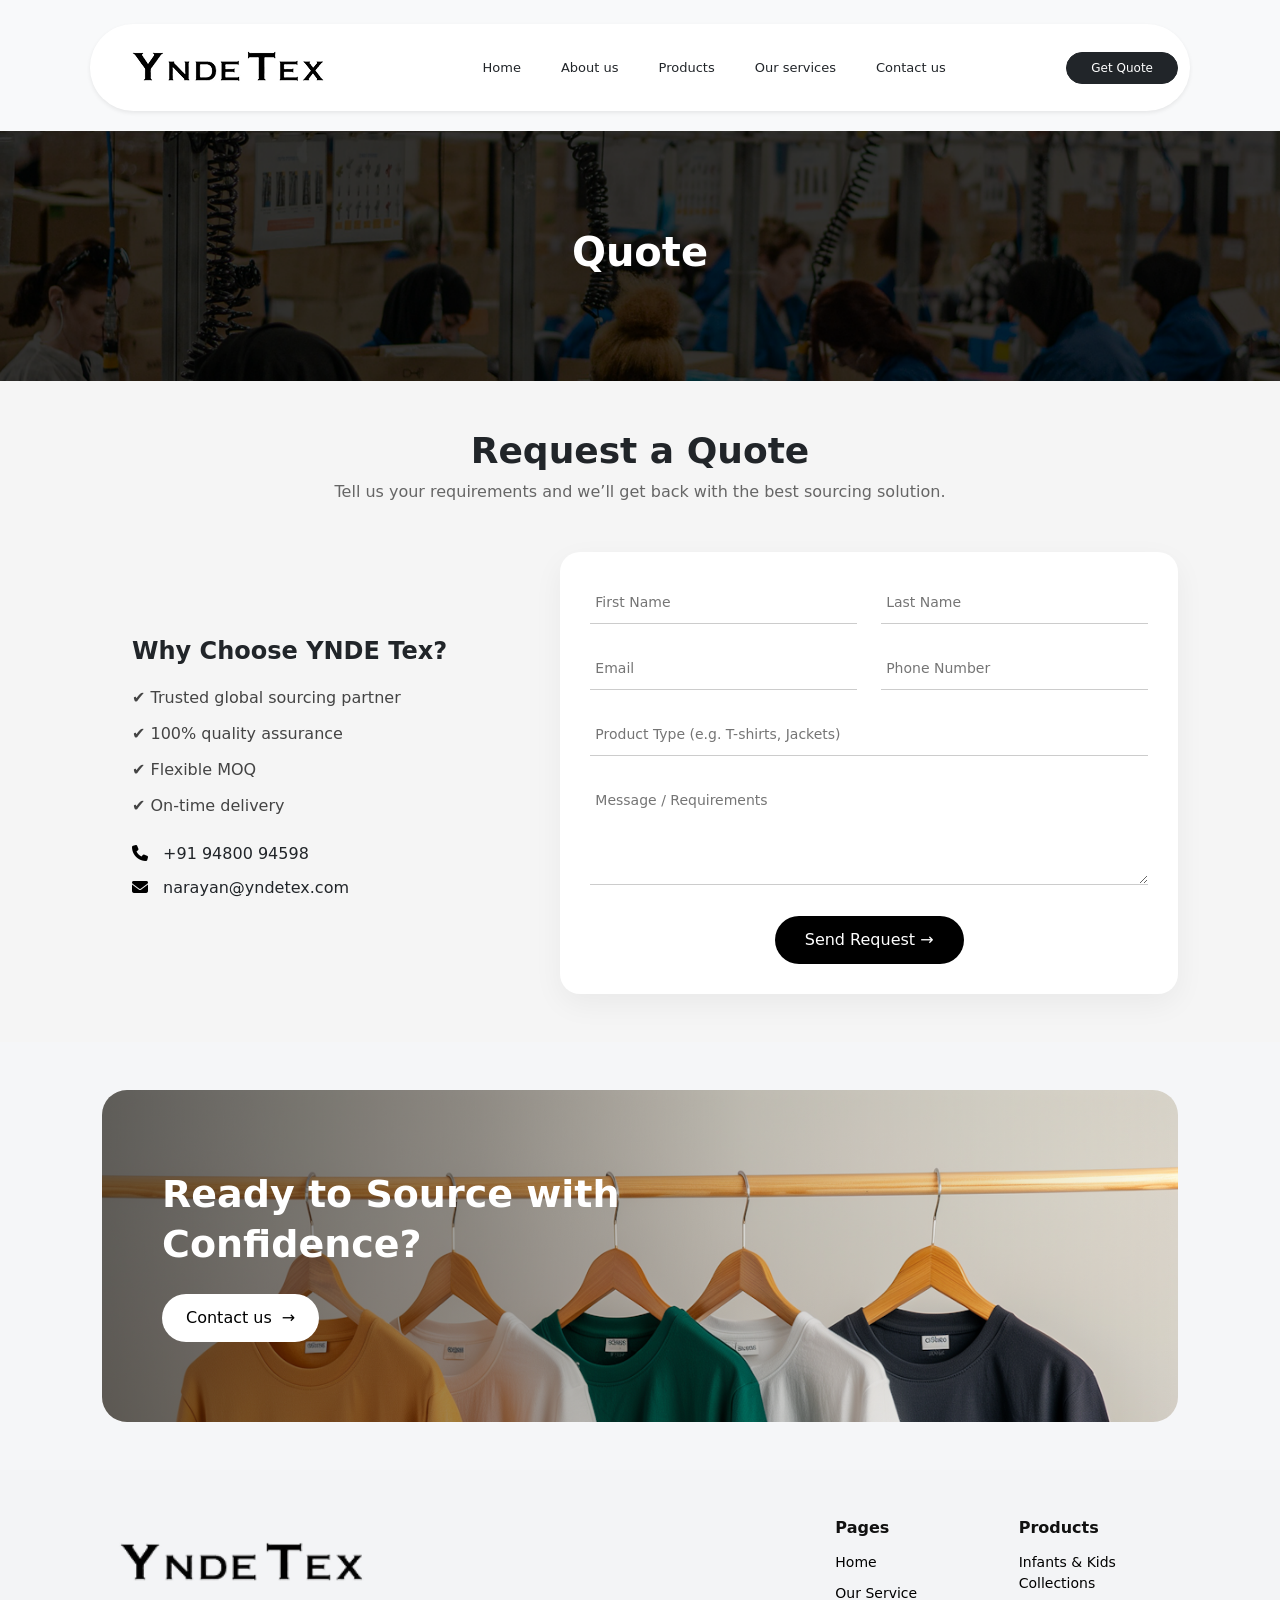
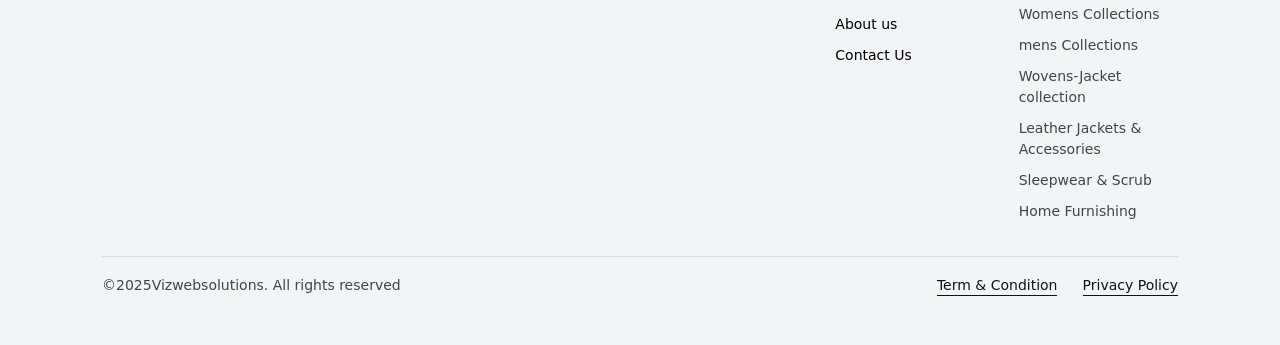
<file: quote.html>
<!doctype html>
<html lang="en">
  <head>
    <meta charset="UTF-8" />
    <meta name="viewport" content="width=device-width, initial-scale=1.0" />
    <title>Quote</title>

    <link href="Asset/style.css" rel="stylesheet" />
    <link
      href="https://cdn.jsdelivr.net/npm/bootstrap@5.3.2/dist/css/bootstrap.min.css"
      rel="stylesheet"
    />
    <link
      href="https://fonts.googleapis.com/css2?family=Plus+Jakarta+Sans:wght@500&display=swap"
      rel="stylesheet"
    />
    <link
      rel="stylesheet"
      href="https://cdnjs.cloudflare.com/ajax/libs/font-awesome/6.5.0/css/all.min.css"
    />
  </head>

  <body class="bg-light">
    <section class="navbar-section sticky-top">
      <nav
        class="navbar custom-navbar sticky-top navbar-light navbar-expand-lg shadow-sm bg-white rounded-6 mx-auto mt-4"
      >
        <div
          class="container d-flex align-items-center justify-content-between"
        >
          <a href="index.html"><img src="Asset/Resources/logo.png" class="px-3" height="45" /></a>

          <button
            class="navbar-toggler border-0"
            type="button"
            data-bs-toggle="collapse"
            data-bs-target="#customNavbar"
          >
            <span class="navbar-toggler-icon"></span>
          </button>

          <div
            class="collapse navbar-collapse justify-content-between mt-3 mt-lg-0"
            id="customNavbar"
          >
            <ul
              class="navbar-nav d-flex flex-column flex-lg-row align-items-center gap-3 gap-lg-4 mx-lg-auto text-center"
            >
              <li class="nav-item">
                <a class="nav-link fw-medium text-dark" href="index.html"
                  >Home</a
                >
              </li>

              <li class="nav-item">
                <a class="nav-link fw-medium text-dark" href="about us.html"
                  >About us</a
                >
              </li>

              <li class="nav-item">
                <a class="nav-link fw-medium text-dark" href="products.html"
                  >Products</a
                >
              </li>

              <li class="nav-item">
                <a class="nav-link fw-medium text-dark" href="our services.html"
                  >Our services</a
                >
              </li>

              <li class="nav-item">
                <a class="nav-link fw-medium text-dark" href="contact us.html"
                  >Contact us</a
                >
              </li>
            </ul>

            <div class="text-center">
              <a
                href="quote.html"
                class="btn btn-dark rounded-pill px-4 d-inline-block"
              >
                Get Quote
              </a>
            </div>
          </div>
        </div>
      </nav>
    </section>
    <section
      class="services-hero text-center text-white d-flex align-items-center"
    >
      <div class="container">
        <h1 class="fw-bold">Quote</h1>
      </div>
    </section>

    <section class="quote-section py-5">
      <div class="container">
        <div class="text-center mb-5">
          <h2 class="quote-title">Request a Quote</h2>
          <p class="quote-sub">
            Tell us your requirements and we’ll get back with the best sourcing
            solution.
          </p>
        </div>

        <div class="row align-items-center g-4">
          <div class="col-lg-5">
            <div class="quote-info">
              <h4>Why Choose YNDE Tex?</h4>

              <ul>
                <li>✔ Trusted global sourcing partner</li>
                <li>✔ 100% quality assurance</li>
                <li>✔ Flexible MOQ</li>
                <li>✔ On-time delivery</li>
              </ul>

              <div class="quote-contact mt-4">
                <p><i class="fa-solid fa-phone"></i> +91 94800 94598</p>
                <p><i class="fa-solid fa-envelope"></i> narayan@yndetex.com</p>
              </div>
            </div>
          </div>

          <div class="col-lg-7">
            <div class="quote-form">
              <form>
                <div class="row g-4">
                  <div class="col-md-6">
                    <input type="text" placeholder="First Name" required />
                  </div>

                  <div class="col-md-6">
                    <input type="text" placeholder="Last Name" />
                  </div>

                  <div class="col-md-6">
                    <input type="email" placeholder="Email" required />
                  </div>

                  <div class="col-md-6">
                    <input type="text" placeholder="Phone Number" />
                  </div>

                  <div class="col-12">
                    <input
                      type="text"
                      placeholder="Product Type (e.g. T-shirts, Jackets)"
                    />
                  </div>

                  <div class="col-12">
                    <textarea
                      rows="4"
                      placeholder="Message / Requirements"
                    ></textarea>
                  </div>

                  <div class="col-12 text-center">
                    <button type="submit" class="quote-btn">
                      Send Request →
                    </button>
                  </div>
                </div>
              </form>
            </div>
          </div>
        </div>
      </div>
    </section>

    <section class="cta-section py-5">
      <div class="container">
        <div class="cta-box">
          <div class="cta-content">
            <h2>Ready to Source with Confidence?</h2>

            <a href="contact us.html" class="cta-btn">
              Contact us
              <span>→</span>
            </a>
          </div>
        </div>
      </div>
    </section>

    <footer class="footer-section py-5">
      <div class="container">
        <div class="row align-items-start gy-4">
          <div class="col-lg-8">
            <a href="index.html"><img src="Asset/Resources/footer-logo.png" class="footer-logo" /></a>
          </div>

          <div class="col-lg-4">
            <div class="row">
              <div class="col-6">
                <h6 class="footer-title">Pages</h6>
                <ul class="footer-links">
                  <li><a href="index.html">Home</a></li>
                  <li><a href="our services.html">Our Service</a></li>
                  <li><a href="about us.html">About us</a></li>
                  <li><a href="contact us.html">Contact Us</a></li>
                </ul>
              </div>

              <div class="col-6">
                <h6 class="footer-title">Products</h6>
                <ul class="footer-links">
                  <li>
                    <a href="products.html"> Infants & Kids Collections</a>
                  </li>
                  <li>Womens Collections</li>
                  <li>mens Collections</li>
                  <li>Wovens-Jacket collection</li>
                  <li>Leather Jackets & Accessories</li>
                  <li>Sleepwear & Scrub</li>
                  <li>Home Furnishing</li>
                </ul>
              </div>
            </div>
          </div>
        </div>

        <div class="footer-line mt-4"></div>

        <div
          class="footer-bottom d-flex justify-content-between align-items-center mt-3"
        >
          <p class="mb-0">©2025Vizwebsolutions. All rights reserved</p>

          <div class="footer-policy">
            <a href="#">Term & Condition</a>
            <a href="#">Privacy Policy</a>
          </div>
        </div>
      </div>
    </footer>

    <script src="https://cdn.jsdelivr.net/npm/bootstrap@5.3.2/dist/js/bootstrap.bundle.min.js"></script>
  </body>
</html>
</file>
<file: Asset/style.css>
/* ==========================================================================
   GLOBAL & SHARED STYLES (Navbar, Footer, CTA, Utilities)
   ========================================================================== */
*{
  margin: 0;
  padding: 0;
  box-sizing: border-box;
}

@import url('https://fonts.googleapis.com/css2?family=Plus+Jakarta+Sans:ital,wght@0,200..800;1,200..800&family=Poppins:ital,wght@0,100;0,200;0,300;0,400;0,500;0,600;0,700;0,800;0,900;1,100;1,200;1,300;1,400;1,500;1,600;1,700;1,800;1,900&display=swap');


img {
  max-width: 100%;
  height: auto;
}

body {
  font-family: "Plus Jakarta Sans", sans-serif ;
}

.custom-navbar {
  border-radius: 50px;
  max-width: 1100px;
  width: 100%;
  margin: 20px auto;
  background: #fff;
  padding: 12px 20px;
  box-shadow: 0 5px 20px rgba(0, 0, 0, 0.05);
}

.nav-link {
  font-size: 13px !important;
  font-weight: 500;
  color: black !important;
}

.custom-navbar .nav-link {
  font-size: 14px;
}

.btn {
  font-size: 12px !important;
}

.logo {
  object-fit: contain;
}

.container {
  max-width: 1100px !important;
}

.navbar-collapse ul li a:hover {
  color: #666 !important;
}

@media (max-width: 991px) {
  .custom-navbar {
    padding: 10px 15px;
  }
  .navbar-nav {
    text-align: center;
  }
  .nav-link {
    padding: 10px 0;
  }
  .btn {
    margin-top: 3em;
  }
}

.btn-primary {
  font-size: 16px !important;
}

.services-hero {
  background: url("../Asset/Resources/services-bg.png") center/cover no-repeat;
  height: 250px;
}

@media (max-width: 768px) {
  .services-hero {
    height: 180px;
  }
}

.cta-section {
  background: #f5f6f8;
}

.cta-box {
  background: url("../Asset/Resources/cta-bg.png") left top/cover no-repeat;
  border-radius: 25px;
  padding: 80px 60px;
  position: relative;
  overflow: hidden;
}

.cta-box::before {
  content: "";
  position: absolute;
  inset: 0;
  background: linear-gradient(
    to right,
    rgba(0, 0, 0, 0.55) 0%,
    rgba(0, 0, 0, 0.35) 35%,
    rgba(0, 0, 0, 0.15) 60%,
    rgba(0, 0, 0, 0) 100%
  );
}

.cta-content {
  position: relative;
  color: #fff;
  max-width: 480px;
}

.cta-content h2 {
  font-size: 38px;
  font-weight: 600;
  line-height: 1.3;
  margin-bottom: 25px;
}

.cta-btn {
  display: inline-flex;
  align-items: center;
  gap: 10px;
  background: #fff;
  color: #000;
  padding: 12px 24px;
  border-radius: 30px;
  font-weight: 500;
  text-decoration: none;
  transition: 0.3s ease;
}

.cta-btn:hover {
  transform: translateX(6px);
  background: #f1f1f1;
}

@media (max-width: 768px) {
  .cta-box {
    padding: 50px 25px;
    background-position: center;
  }
  .cta-content h2 {
    font-size: 26px;
  }
}

.footer {
  background: #f1efec;
  padding-top: 70px;
  padding-bottom: 30px;
}

.footer-logo {
  max-width: 180px;
  height: 90px;
  max-width: 100%;
}

.footer p {
  font-size: 15px;
  color: black;
}

.footer-links {
  list-style: none;
  padding: 0;
  margin: 0;
}

.footer-links li {
  margin-bottom: 10px;
  color: black !important;
  font-size: 14px;
  cursor: pointer;
  transition: 0.3s;
}

.footer-section .footer-links li {
  color: #444 !important;
}

.footer-links a {
  text-decoration: none;
  color: black !important;
  transition: 0.3s;
}

.footer-links li:hover,
.footer-links a:hover {
  color: #000 !important;
}

.contact-item {
  display: flex;
  align-items: flex-start;
  gap: 10px;
}

.contact-item i {
  margin-top: 4px;
}

.social-icons i {
  margin-right: 15px;
  cursor: pointer;
  transition: 0.3s;
}

.social-icons :hover {
  transform: translateY(-2px);
}

.footer a {
  color: black;
}

.footer-about {
  margin-right: 130px;
}

.address-text {
  width: 260px !important;
  line-height: 1.5;
}

.footer-section {
  background: #f3f4f6;
  color: #111;
}

.footer-title {
  font-weight: 600;
  margin-bottom: 15px;
}

.footer-line {
  height: 1px;
  background: #dcdcdc;
}

.footer-bottom p {
  font-size: 14px;
  color: #444;
}

.footer-policy a {
  margin-left: 20px;
  text-decoration: none;
  color: #111;
  font-size: 14px;
  position: relative;
}

.footer-policy a::after {
  content: "";
  position: absolute;
  width: 100%;
  height: 1px;
  background: #111;
  left: 0;
  bottom: -3px;
}

@media (max-width: 768px) {
  .footer-about {
    margin-right: 0;
  }
  .footer-row {
    flex-direction: column;
    text-align: center;
  }
  .footer-row > div {
    width: 100% !important;
  }
  .footer p,
  .footer-links,
  .footer h6 {
    text-align: center;
  }
  .social-icons {
    justify-content: center;
    display: flex;
  }
  .contact-item {
    justify-content: center;
    text-align: left;
  }
  .footer-bottom {
    flex-direction: column;
    text-align: center;
    gap: 10px;
  }
  .footer-policy a {
    margin-left: 10px;
  }
}
@media (max-width: 768px) {

  .footer-section .row {
    flex-direction: column;
    text-align: center;
  }

  .footer-section .col-lg-8,
  .footer-section .col-lg-4 {
    width: 100%;
    max-width: 100%;
  }

  .footer-logo {
    margin: 0 auto 20px;
    display: block;
  }

  .footer-section .col-lg-4 .row {
    flex-direction: column;
    gap: 20px;
  }

  .footer-section .col-6 {
    width: 100%;
  }

  .footer-title,
  .footer-links {
    text-align: center;
  }

  .footer-links li {
    margin-bottom: 8px;
  }

  .footer-bottom {
    flex-direction: column;
    gap: 10px;
    text-align: center;
  }

  .footer-policy {
    display: flex;
    justify-content: center;
    gap: 15px;
  }

  .footer-policy a {
    margin: 0;
  }
}

/* ==========================================================================
   HOME PAGE
   ========================================================================== */

@media (max-width: 991px) {
  .hero-section::before {
    display: none !important;
  }
}

@media (max-width: 576px) {
  .hero-badge h5 {
    font-size: 8px !important;
  }
}

.hero-section {
  background-image: url("Resources/store-interior.png");
  background-size: cover;
  background-position: center;
  min-height: 100vh;
  position: relative;
}

.hero-section::before {
  content: "";
  position: absolute;
  width: 100%;
  height: 100%;
  background: rgba(255, 255, 255, 0.3);
  top: 0;
  left: 0;
}

.hero-section > * {
  position: relative;
  z-index: 2;
}

.hero-container {
  margin-top: 80px;
}

.hero-badge {
  display: inline-block;
  border: 1px solid #ddd;
  padding: 6px 14px;
  border-radius: 30px;
  font-size: 18px !important;
  margin-bottom: 20px;
  background: #fff;
  color: #414141;
}

.hero-title {
  font-size: 42px;
  font-weight: 700;
  line-height: 1.2;
}

.hero-title span {
  color: #000;
}

.hero-title .light,
.globalbrands .light {
  color: #aaa;
}

.hero-text {
  color: #666;
  font-size: 16px;
  margin-top: 10px;
  margin-bottom: 20px;
  margin-right: 150px;
}

.hero-image-wrapper {
  position: relative;
  text-align: center;
}

.main-model {
  max-width: 380px;
  position: relative;
  z-index: 10 !important;
}

.float {
  position: absolute;
  width: 120px;
  z-index: 1 !important;
}

.hoodie {
  top: 0;
  left: 10%;
  height: auto;
  width: 160px;
  z-index: 2 !important;
}

.hoodie-circle {
  position: absolute;
  top: 0px;
  left: 12%;
  width: 130px;
  height: 130px;
  background: #828282;
  border-radius: 50%;
  z-index: 1;
}

.jacket {
  position: absolute;
  top: 0;
  right: 10px;
  width: 140px;
  z-index: 2;
}

.jacket-circle {
  position: absolute;
  top: -10px;
  right: 0px;
  width: 160px;
  height: 160px;
  background: #e7d5b5;
  border-radius: 50%;
  z-index: 1;
}

.shorts {
  position: absolute;
  bottom: 10%;
  left: 15%;
  width: 150px;
  z-index: 2;
}

.shorts-circle {
  position: absolute;
  bottom: 12%;
  left: 13%;
  width: 150px;
  height: 150px;
  background: #f1e2c8;
  border-radius: 50%;
  z-index: 1;
}

.bag {
  position: absolute;
  bottom: 0;
  right: 5%;
  width: 160px;
  z-index: 2;
}

.bag-circle {
  position: absolute;
  bottom: 30px;
  right: 5%;
  width: 160px;
  height: 160px;
  background: #e8cfc0;
  border-radius: 50%;
  z-index: 1;
}

.key-para{
  margin-right: 150px;
}

.about-img {
  height: 300px !important;
}

.about-text h2 {
  padding-right: 300px !important;
  color: indianred !important;
}

.about-text p {
  padding-right: 100px;
}

.testimonial-card {
  border-radius: 20px;
  overflow: hidden;
  transition: all 0.3s ease;
  background: #fff;
}

.testimonial-card:hover {
  transform: translateY(-10px) scale(1.02);
  box-shadow: 0 15px 40px rgba(0, 0, 0, 0.1);
}

.testimonial-card img {
  transition: transform 0.3s ease;
}

.testimonial-card:hover img {
  transform: scale(1.05);
}

.social-icons a{
    text-decoration: none;
    color: black;
}

@media (max-width: 992px) {

  .testimonial-card {
    max-width: 280px;
    margin: auto;
  }

  .testimonial-card img {
    width: 100%;
    height: auto;
    display: block;
  }
}

@media (max-width: 406px){

  .hero-text{
    margin-right: 0 !important;
  }

  .about-text h2{
    padding-right: 0 !important;
  }

  .about-text p{
    padding-right: 0 !important;
  }

  .hero-section .row{
    --bs-gutter-x: 0 !important;
  }

  .hero-container{
    padding-left: 12px;
    padding-right: 12px;
  }

  .main-model{
    max-width: 220px;
  }

  .hoodie{
    width: 70px;
    left: 0;
  }

  .jacket{
    width: 70px;
    right: 0;
  }

  .shorts{
    width: 70px;
    left: 5%;
  }

  .bag{
    width: 70px;
    right: 5%;
  }

  .hoodie-circle,
  .jacket-circle,
  .shorts-circle,
  .bag-circle{
    width: 80px;
    height: 80px;
  }

}
/* ==========================================================================
   ABOUT US PAGE
   ========================================================================== */

.about-section {
  background: #f5f5f5;
}

.about-section-img {
  border-radius: 20px;
  max-width: 380px;
}

.about-subtitle {
  font-size: 14px;
  letter-spacing: 2px;
  color: #777;
}

.about-title {
  font-size: 36px;
  font-weight: 700;
  color: #111;
}

.about-text {
  color: #555;
  line-height: 1.7;
  font-size: 15px;
}

.about-btn {
  padding: 12px 28px;
  border-radius: 50px !important;
  font-weight: 500;
}

.why-section {
  background: #6c727a;
  color: #fff;
}

.why-logo {
  height: 22px;
  opacity: 0.8;
}

.why-title {
  font-weight: 600;
  font-size: 32px;
}

.why-card {
  background: rgba(255, 255, 255, 0.08);
  border-radius: 18px;
  padding: 40px 25px;
  text-align: left;
  height: 100%;
  transition: all 0.3s ease;
}

.why-card:hover {
  background: rgba(255, 255, 255, 0.12);
  transform: translateY(-5px);
}

.why-icon {
  width: 40px;
  margin-bottom: 20px;
  filter: brightness(0) invert(1);
}

.why-card h5 {
  font-size: 18px;
  font-weight: 500;
  line-height: 1.5;
}

.trust-section {
  background: #d0d2d5;
  position: relative;
  overflow: hidden;
  padding: 80px 0;
}

.trust-title {
  font-size: 40px;
  font-weight: 700;
  color: #111;
  margin-bottom: 60px;
}

.trust-man {
  position: relative;
  z-index: 3;
}

.trust-man img {
  width: 300px;
}

.trust-man::after {
  content: "";
  position: absolute;
  bottom: -20px;
  left: 50%;
  transform: translateX(-50%);
  width: 280px;
  height: 120px;
  background: radial-gradient(circle, rgba(0, 0, 0, 0.15), transparent);
  filter: blur(25px);
  z-index: -1;
}

.product {
  position: absolute;
  z-index: 2;
}

.product img {
  width: 200px !important;
  height: 200px !important;
  object-fit: contain;
}

.product-left {
  top: 40px;
  left: 0px;
}

.product-right {
  bottom: 40px;
  right: 0px;
}

.badge-item {
  position: absolute;
  background: #fff;
  padding: 14px 24px;
  border-radius: 50px;
  box-shadow: 0 10px 30px rgba(0, 0, 0, 0.08);
  font-size: 15px;
  z-index: 4;
}

.badge-1 {
  top: 160px;
  left: 260px;
}

.badge-2 {
  top: 160px;
  right: 260px;
}

.badge-3 {
  top: 280px;
  left: 240px;
}

.badge-4 {
  top: 280px;
  right: 240px;
  max-width: 260px;
}

.badge-img {
  position: absolute;
  width: 400px !important;
  z-index: 4;
}

.badge-1 {
  top: 160px;
  left: 120px;
}

.badge-2 {
  top: 160px;
  right: 120px;
}

.badge-3 {
  top: 300px;
  left: 100px;
}

.badge-4 {
  top: 300px;
  right: 210px;
  height: auto;
}

@media (max-width: 992px) {
  .product,
  .badge-item,
  .pattern {
    display: none !important;
  }
  .trust-man img {
    visibility: hidden;
  }
  .trust-title {
    font-size: 28px;
  }

    .trust-man {
    display: none;
  }

  .trust-section .container {
    display: flex;
    flex-direction: column;
    align-items: center;
    gap: 20px;
  }

  .product,
  .badge-img {
    position: relative;
    top: unset;
    left: unset;
    right: unset;
    bottom: unset;
    display: block;
  }

  .product,
  .badge-img {
    width: 100%;
    display: flex;
    justify-content: center;
  }

  .product img {
    width: 140px !important;
    height: 140px !important;
  }

  .badge-img {
    width: 260px !important;
  }

  .product,
  .badge-img {
    position: sticky;
    top: 80px;
  }

}


/* ==========================================================================
   OUR SERVICES PAGE
   ========================================================================== */

.services-content {
  position: relative;
}

.services-text {
  max-width: 500px;
}

.side-img {
  position: absolute;
  top: 50%;
  transform: translateY(-50%);
  width: 180px;
  height: auto;
}

.left-img {
  left: 50px;
}

.right-img {
  right: 50px;
}

@media (max-width: 768px) {
  .side-img {
    display: none;
  }
}

.what-we-offer {
  background-color: #8f949b;
  padding-top: 60px;
  padding-bottom: 60px;
}

.small-title {
  color: #dcdcdc;
  letter-spacing: 2px;
  font-size: 14px;
  margin-bottom: 5px;
}

.main-title {
  color: #ffffff;
  font-weight: 700;
}

.offer-card {
  background: #ffffff;
  padding: 25px;
  border-radius: 20px;
  height: 100%;
  transition: all 0.3s ease;
}

.offer-img {
  width: 100%;
  max-height: 180px;
  object-fit: contain;
  margin-bottom: 15px;
}

.offer-card h4 {
  font-weight: bold;
  font-size: 18px;
}

.offer-card p {
  color: #6c757d;
  font-size: 14px;
}

.offer-card:hover {
  transform: translateY(-8px);
  box-shadow: 0 10px 30px rgba(0, 0, 0, 0.1);
}

@media (max-width: 768px) {
  .main-title {
    font-size: 24px;
  }
  .offer-img {
    max-height: 140px;
  }
}

.how-work {
  background: #f7f8fa;
  padding: 80px 0;
  position: relative;
  overflow: hidden;
}

.work-logo {
  height: 28px;
}

.timeline-wrapper {
  position: relative;
  margin-top: 50px;
}

.timeline-line {
  display: none;
}

.timeline-row {
  display: flex;
  align-items: center;
  justify-content: space-between;
  margin: 40px 0;
}

.left,
.right {
  width: 42%;
  display: flex;
}

.left {
  justify-content: flex-end;
}

.right {
  justify-content: flex-start;
}

.center {
  width: 16%;
  display: flex;
  flex-direction: column;
  align-items: center;
  position: relative;
}

.circle {
  width: 55px;
  height: 55px;
  background: #2f6df6;
  color: #fff;
  border-radius: 50%;
  display: flex;
  align-items: center;
  justify-content: center;
  font-weight: 600;
  font-size: 18px;
  box-shadow: 0 8px 20px rgba(47, 109, 246, 0.3);
  position: relative;
  z-index: 2;
}

.timeline-row:last-child .circle::after,
.timeline-row:last-child .circle::before {
  display: none;
}

.step-img {
  max-width: 260px;
  width: 100%;
  height: auto;
  border-radius: 18px;
  transition: all 0.3s ease;
}

.step-img:hover {
  transform: translateY(-5px);
}

.decor {
  position: absolute;
  width: 110px;
  z-index: 0;
}

.decor-left {
  top: 20px;
  left: -40px;
}

.decor-right {
  bottom: 20px;
  right: -40px;
}

@media (max-width: 768px) {
  .timeline-row {
    flex-direction: column;
    align-items: flex-start;
    margin: 35px 0;
  }
  .left,
  .right {
    width: 100%;
    justify-content: flex-start;
    margin-left: 60px;
  }
  .center {
    width: auto;
    align-items: flex-start;
    margin-bottom: 10px;
  }
  .circle {
    margin-left: 0;
  }
  .step-img {
    max-width: 100%;
  }
  .decor {
    display: none;
  }

  .circle,
  .arrow {
    display: none !important;
  }

  .center {
    display: none;
  }

  .timeline-row {
    flex-direction: column;
    align-items: center;
    margin: 20px 0;
  }

  .left,
  .right {
    width: 100%;
    justify-content: center;
    margin: 0;
  }

  .step-img {
    max-width: 280px;
    width: 100%;
  }

  .timeline-wrapper {
    display: flex;
    flex-direction: column;
    align-items: center;
    gap: 15px;
  }
}


/* ==========================================================================
   PRODUCTS PAGE
   ========================================================================== */

.yndetex-img {
  background-color: #f1efec;
}

.bg-green {
  background: linear-gradient(180deg, #e8f5ee, #cfe3d9);
}

.bg-pink {
  background: linear-gradient(180deg, #fbe4e6, #eac7cb);
}

.bg-lightpink {
  background: linear-gradient(180deg, #fde8ee, #eccbd3);
}

.bg-orange {
  background: linear-gradient(180deg, #fce9da, #e6cbb4);
}

.bg-blue {
  background: linear-gradient(180deg, #e9f1f8, #d3dee9);
}

.product-card {
  position: relative;
  border-radius: 20px;
  padding: 20px 18px;
  height: 270px;
  overflow: hidden;
  display: flex;
  flex-direction: column;
  justify-content: flex-start;
  transition: 0.3s ease;
}

.product-card:hover {
  transform: translateY(-5px);
}

.product-card h5 {
  font-weight: 700;
  margin-bottom: 100px;
  padding-right: 30px;
}

.product-img {
  position: absolute;
  bottom: 5px;
  right: 15px;
  height: 150px;
  width: auto;
  object-fit: contain;
  transition: 0.3s ease;
  margin-top: 100px !important;
}

.product-card:hover .product-img {
  transform: translateY(-5px) scale(1.03);
}

.view-btn {
  border-radius: 50px;
  padding: 8px 20px;
  font-size: 14px;
}

@media (max-width: 768px) {
  .product-card {
    height: 200px;
    padding: 16px;
  }
  .product-img {
    height: 90px;
    bottom: 10px;
    right: 10px;
  }
  .product-card h5 {
    font-size: 14px;
  }
}

.kids-collection {
  background: #f5f5f5;
}

.collection-title {
  font-size: 42px;
  font-weight: 700;
  letter-spacing: 2px;
  color: #000;
}

.collection-img {
  width: 100%;
  border-radius: 20px;
  transition: all 0.3s ease;
  object-fit: cover;
}

.collection-img:hover {
  transform: scale(1.02);
}

@media (max-width: 576px) {
  .collection-title {
    font-size: 28px;
  }
}

/* ==========================================================================
   CONTACT US PAGE
   ========================================================================== */

.contact-section {
  background: #d0d2d5;
  padding: 80px 0;
}

.contact-wrapper {
  display: flex;
  justify-content: space-between;
  gap: 60px;
  align-items: flex-start;
}

.contact-left {
  width: 40%;
}

.contact-left h2 {
  font-size: 32px;
  font-weight: 400;
  color: #111;
  line-height: 1.4;
  margin-bottom: 40px;
}

.contact-left strong {
  font-weight: 700;
}

.contact-box {
  display: flex;
  align-items: center;
  gap: 15px;
  border: 1px solid #bdbdbd;
  border-radius: 16px;
  padding: 18px 22px;
  margin-bottom: 20px;
  background: #d0d2d5;
  max-width: 420px;
  transition: 0.3s;
}

.contact-box:hover {
  box-shadow: 0 10px 25px rgba(0, 0, 0, 0.08);
}

.contact-box .icon {
  width: 48px;
  height: 48px;
  background: #111;
  border-radius: 50%;
  display: flex;
  align-items: center;
  justify-content: center;
}

.contact-box .icon i {
  color: #fff;
  font-size: 18px;
}

.contact-box .icon img {
  width: 20px;
  height: 20px;
  object-fit: contain;
  filter: brightness(0) invert(1);
}

.contact-box p {
  margin: 0;
  font-size: 18px;
  font-weight: 500;
  color: #111;
}

.contact-right {
  width: 60%;
}

.form-row {
  display: flex;
  gap: 30px;
  margin-bottom: 30px;
}

.input-group {
  width: 100%;
}

.input-group label {
  font-size: 14px;
  color: #222;
  margin-bottom: 8px;
  display: block;
}

.input-group input,
.input-group textarea {
  width: 100%;
  border: none;
  border-bottom: 1px solid #999;
  background: transparent;
  padding: 10px 0;
  font-size: 16px;
  outline: none;
}

input,
textarea {
  box-shadow: none !important;
  border-radius: 0 !important;
}

.input-group textarea {
  height: 100px;
  resize: none;
}

.input-group.full {
  margin-bottom: 40px;
}

.send-btn {
  background: #111;
  color: #fff;
  border: none;
  padding: 16px 40px;
  border-radius: 40px;
  font-size: 16px;
  cursor: pointer;
  transition: 0.3s;
}

.send-btn:hover {
  background: #333;
}

@media (max-width: 768px) {
  .contact-wrapper {
    flex-direction: column;
  }
  .contact-left,
  .contact-right {
    width: 100%;
  }
  .form-row {
    flex-direction: column;
  }
}

.location-section {
  padding: 60px 0;
  background: #fff;
}

.location-grid {
  display: grid;
  grid-template-columns: 1fr 1fr;
  gap: 20px;
}

.location-card {
  position: relative;
  border-radius: 20px;
  overflow: hidden;
  height: 260px;
}

.location-card.full {
  grid-column: span 2;
  height: 300px;
}

.location-card img {
  width: 100%;
  height: 100%;
  object-fit: cover;
}

.overlay {
  position: absolute;
  inset: 0;
  background: linear-gradient(to top, rgba(0, 0, 0, 0.6), transparent 60%);
}

.location-content {
  position: absolute;
  color: #fff;
  z-index: 2;
}

.location-content.left {
  bottom: 20px;
  left: 20px;
  font-size: 14px;
}

.location-content.left i {
  margin-right: 8px;
}

.location-content.right {
  bottom: 20px;
  right: 20px;
  text-align: right;
}

.location-content.right h3 {
  font-size: 24px;
  font-weight: 700;
  margin: 0;
}

@media (max-width: 650px){

  .location-card{
    height: 220px;
  }

  .location-card.full{
    height: 240px;
  }

  .location-content.left{
    left: 15px;
    bottom: 15px;
    max-width: 55%;
  }

  .location-content.left p{
    font-size: 11px;
    line-height: 1.2;
    margin: 0;
  }

  .location-content.right{
    right: 15px;
    bottom: 15px;
    text-align: right;
  }

  .location-content.right h3{
    font-size: 18px;
    line-height: 1.1;
    margin: 0;
  }

}

@media (max-width: 768px) {
  .location-grid {
    grid-template-columns: 1fr;
  }
  .location-card.full {
    grid-column: span 1;
  }
    .location-content h3 {
    font-size: 16px;
    line-height: 1.2;
    margin-bottom: 4px;
  }

  .location-content p {
    font-size: 11px;
    line-height: 1.3;
  }
  .location-content {
    max-width: 70%;
  }

  .location-content h3,
  .location-content p {
    white-space: normal;
    word-break: break-word;
  }
}


/* ==========================================================================
   QUOTE PAGE
   ========================================================================== */

.quote-section {
  background: #f5f5f5;
}

.quote-title {
  font-size: 36px;
  font-weight: 700;
}

.quote-sub {
  color: #666;
  font-size: 16px;
}

.quote-info {
  padding: 30px;
}

.quote-info h4 {
  font-weight: 600;
  margin-bottom: 20px;
}

.quote-info ul {
  list-style: none;
  padding: 0;
}

.quote-info ul li {
  margin-bottom: 12px;
  color: #444;
}

.quote-contact p {
  margin-bottom: 10px;
  font-weight: 500;
}

.quote-contact i {
  margin-right: 10px;
  color: #000;
}

.quote-form {
  background: #fff;
  padding: 30px;
  border-radius: 20px;
  box-shadow: 0 10px 30px rgba(0, 0, 0, 0.05);
}

.quote-form input,
.quote-form textarea {
  width: 100%;
  border: none;
  border-bottom: 1px solid #ccc;
  padding: 10px 5px;
  background: transparent;
  outline: none;
  font-size: 14px;
}

.quote-btn {
  background: #000;
  color: #fff;
  border: none;
  padding: 12px 30px;
  border-radius: 30px;
  transition: 0.3s;
}

.quote-btn:hover {
  background: #333;
}

@media (max-width: 768px) {
  .quote-title {
    font-size: 26px;
  }
}
</file>
